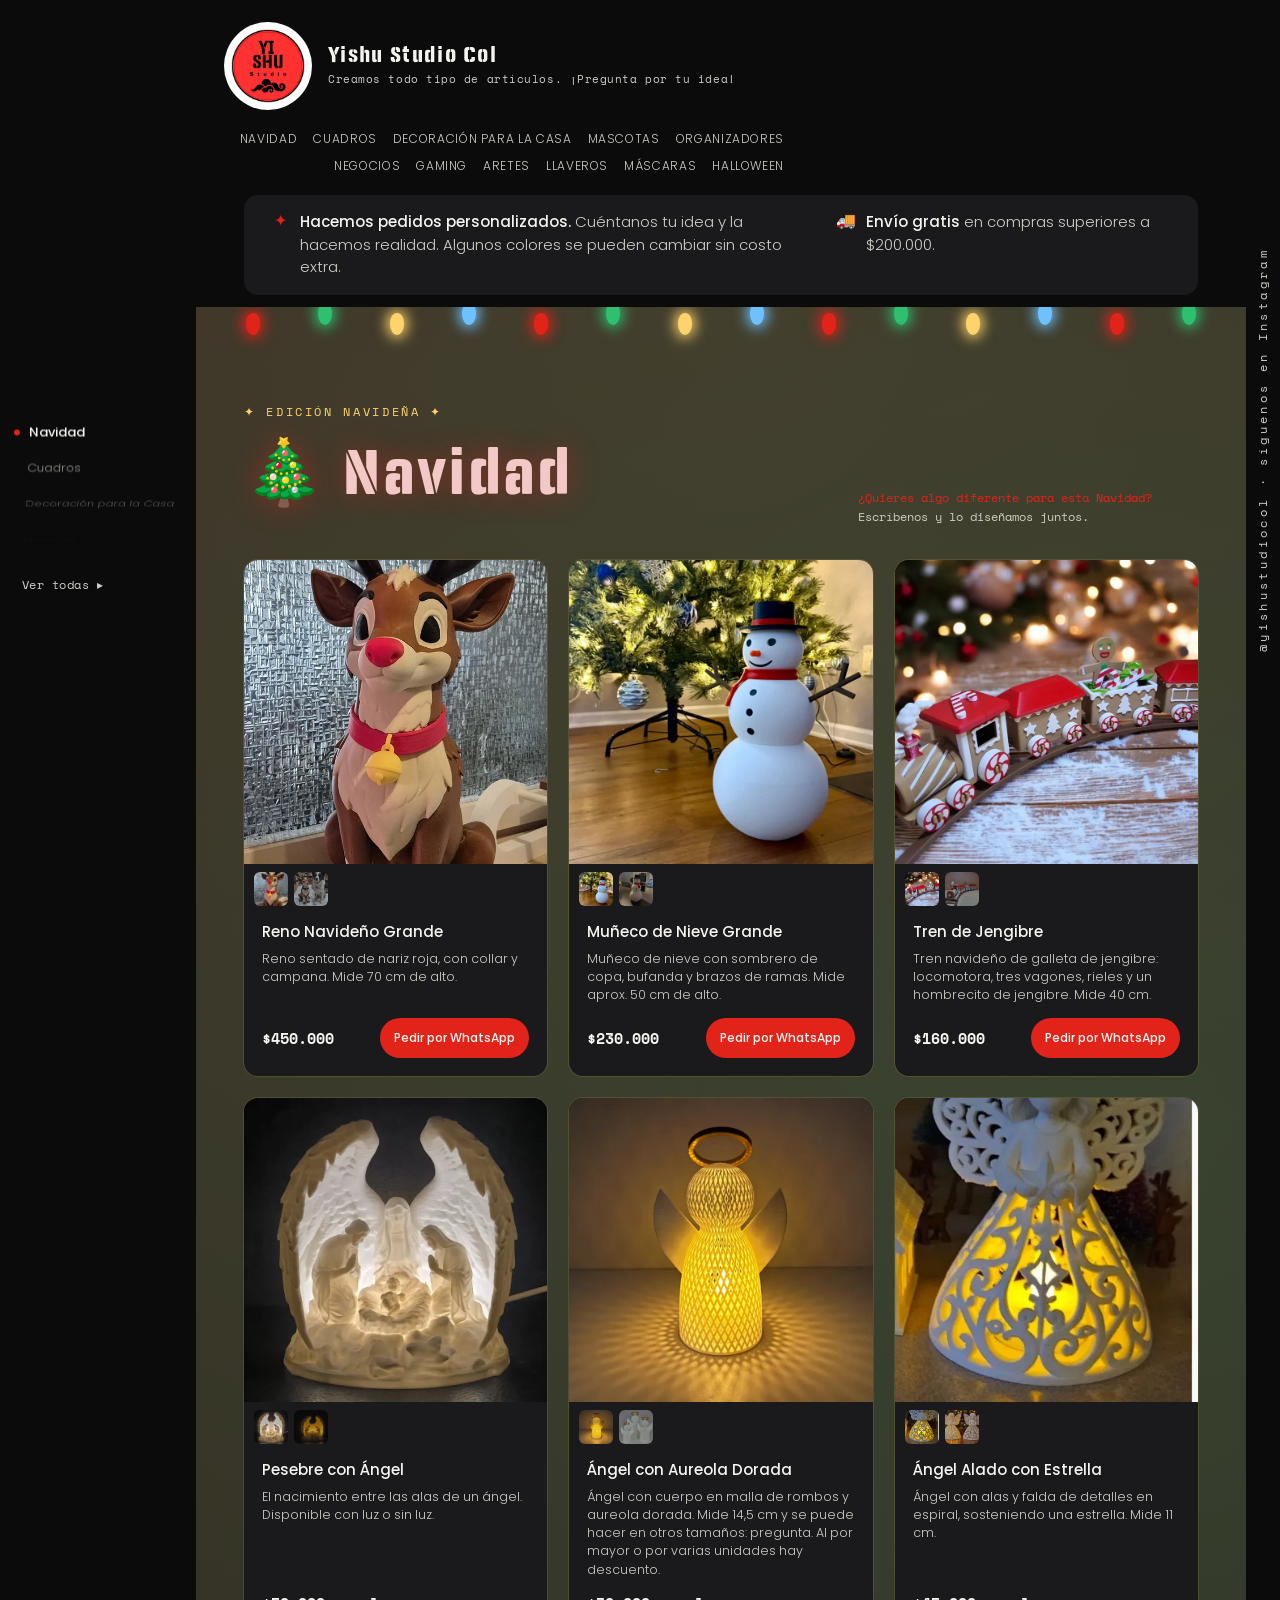
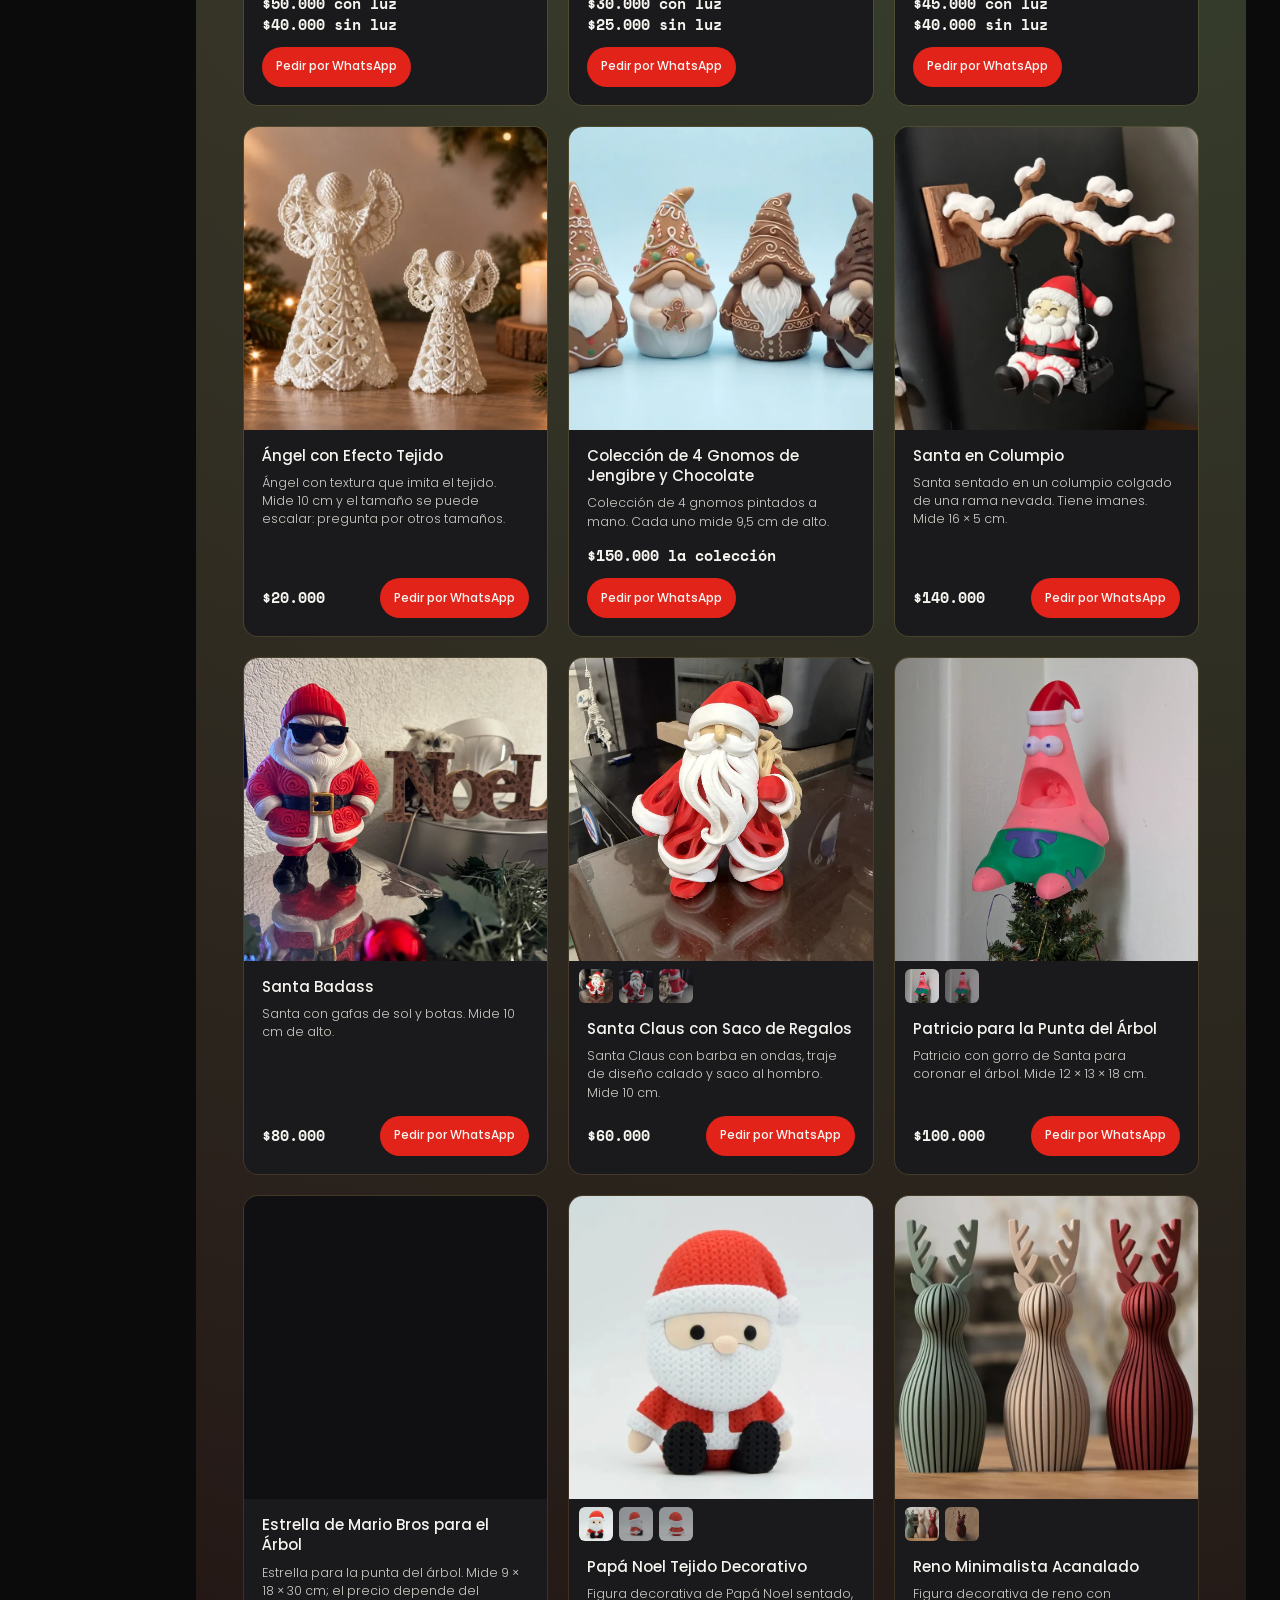
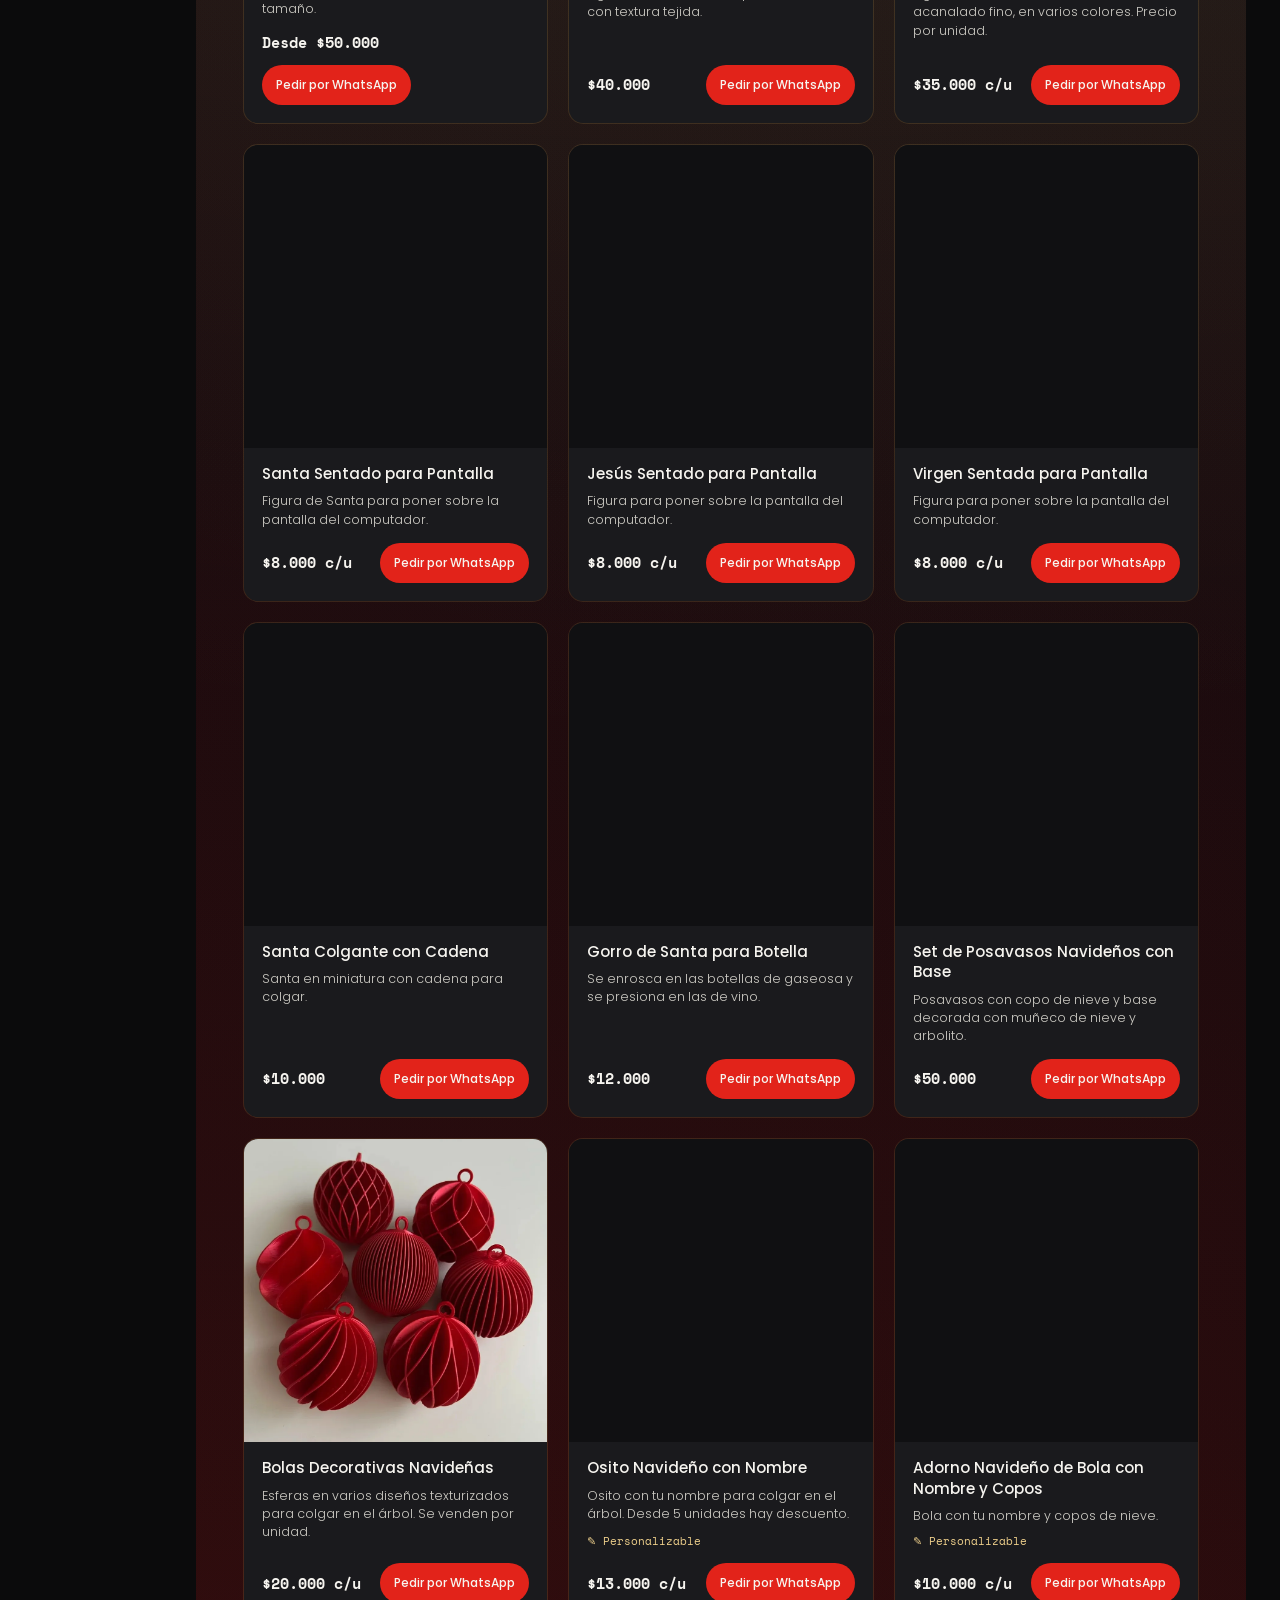
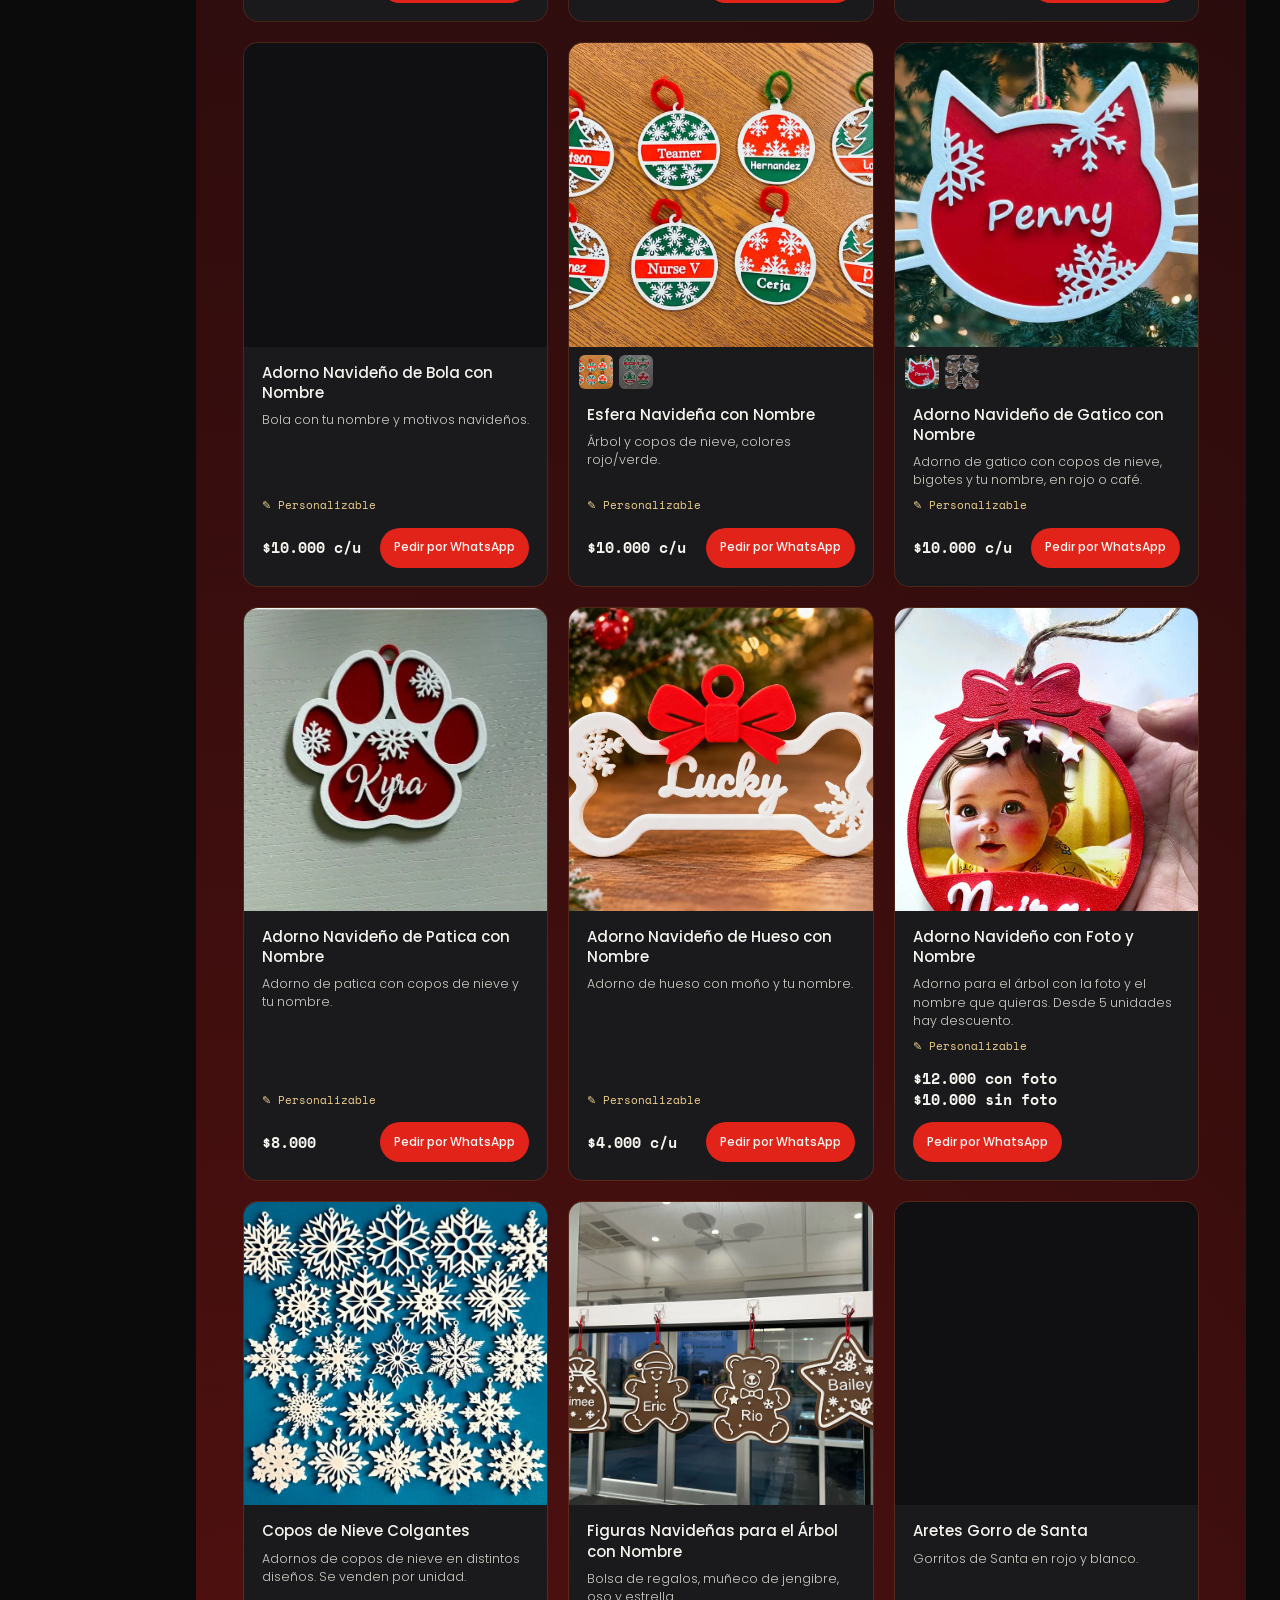
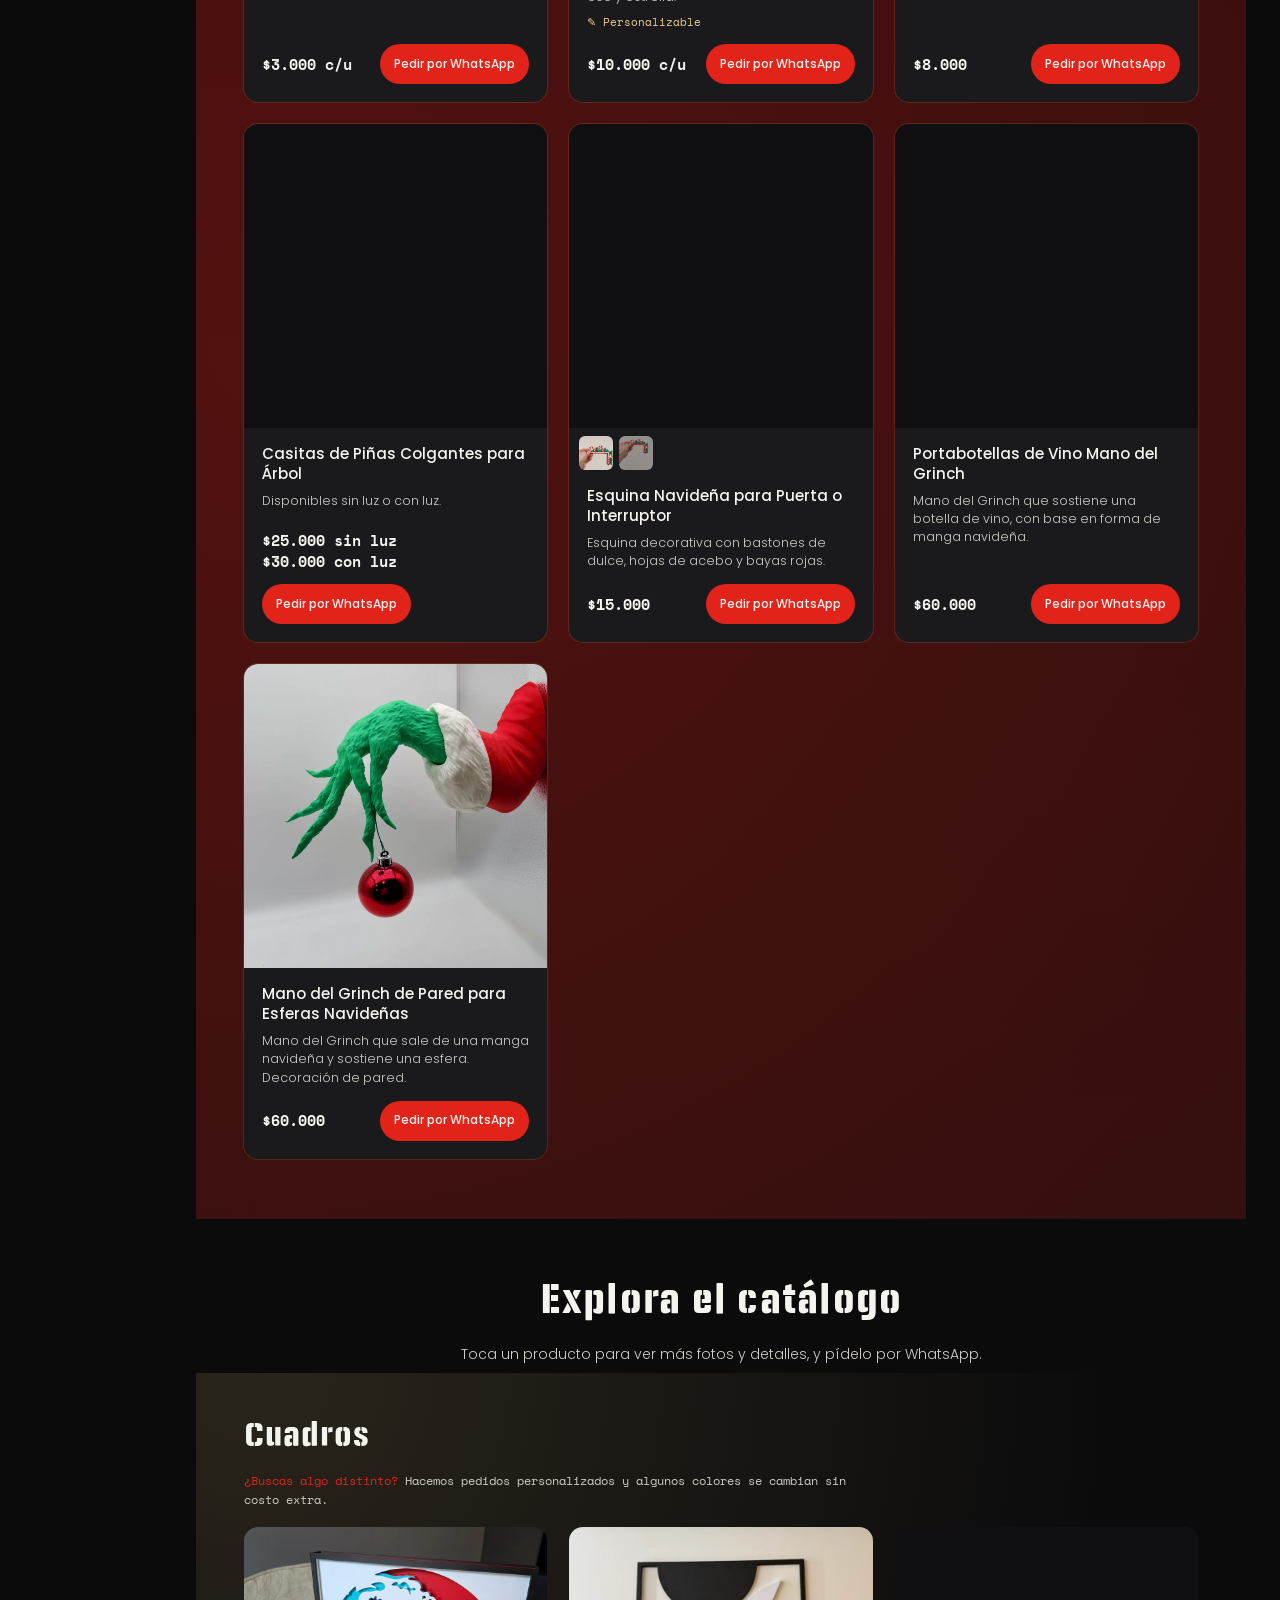
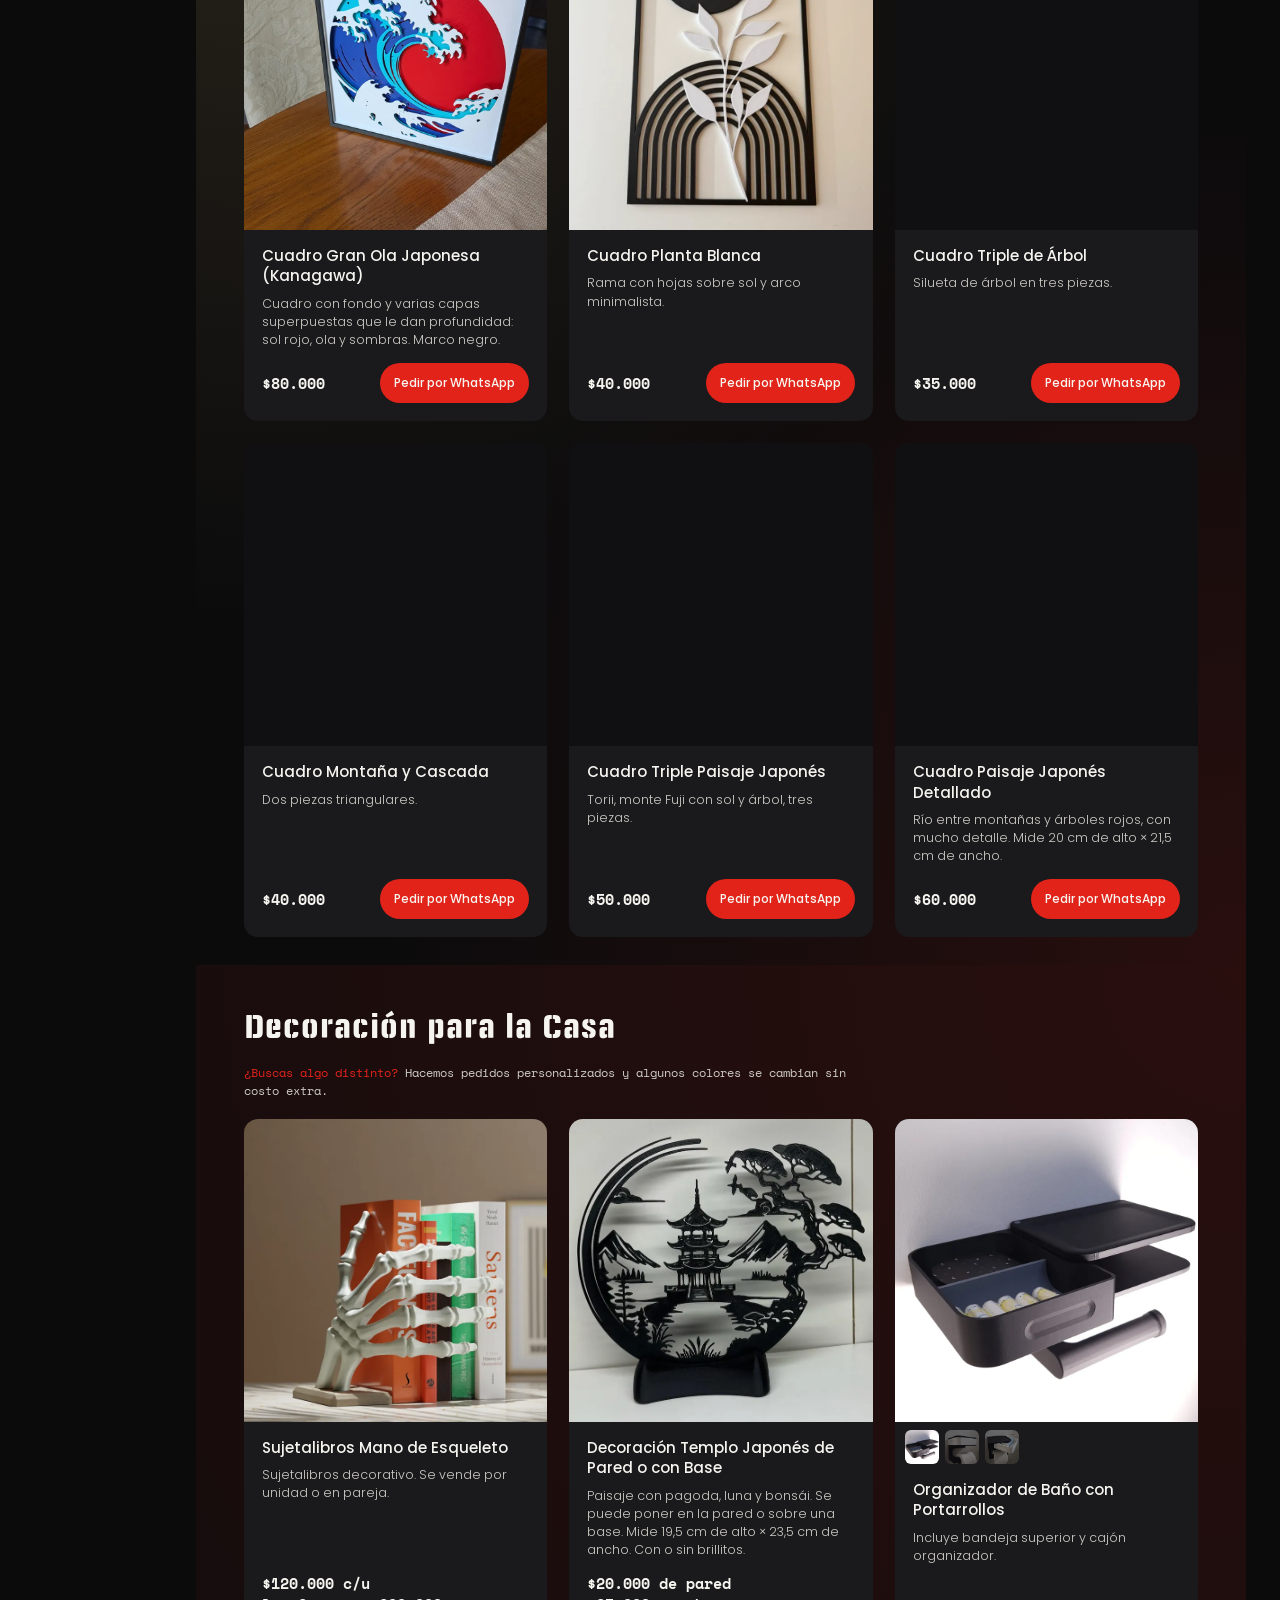
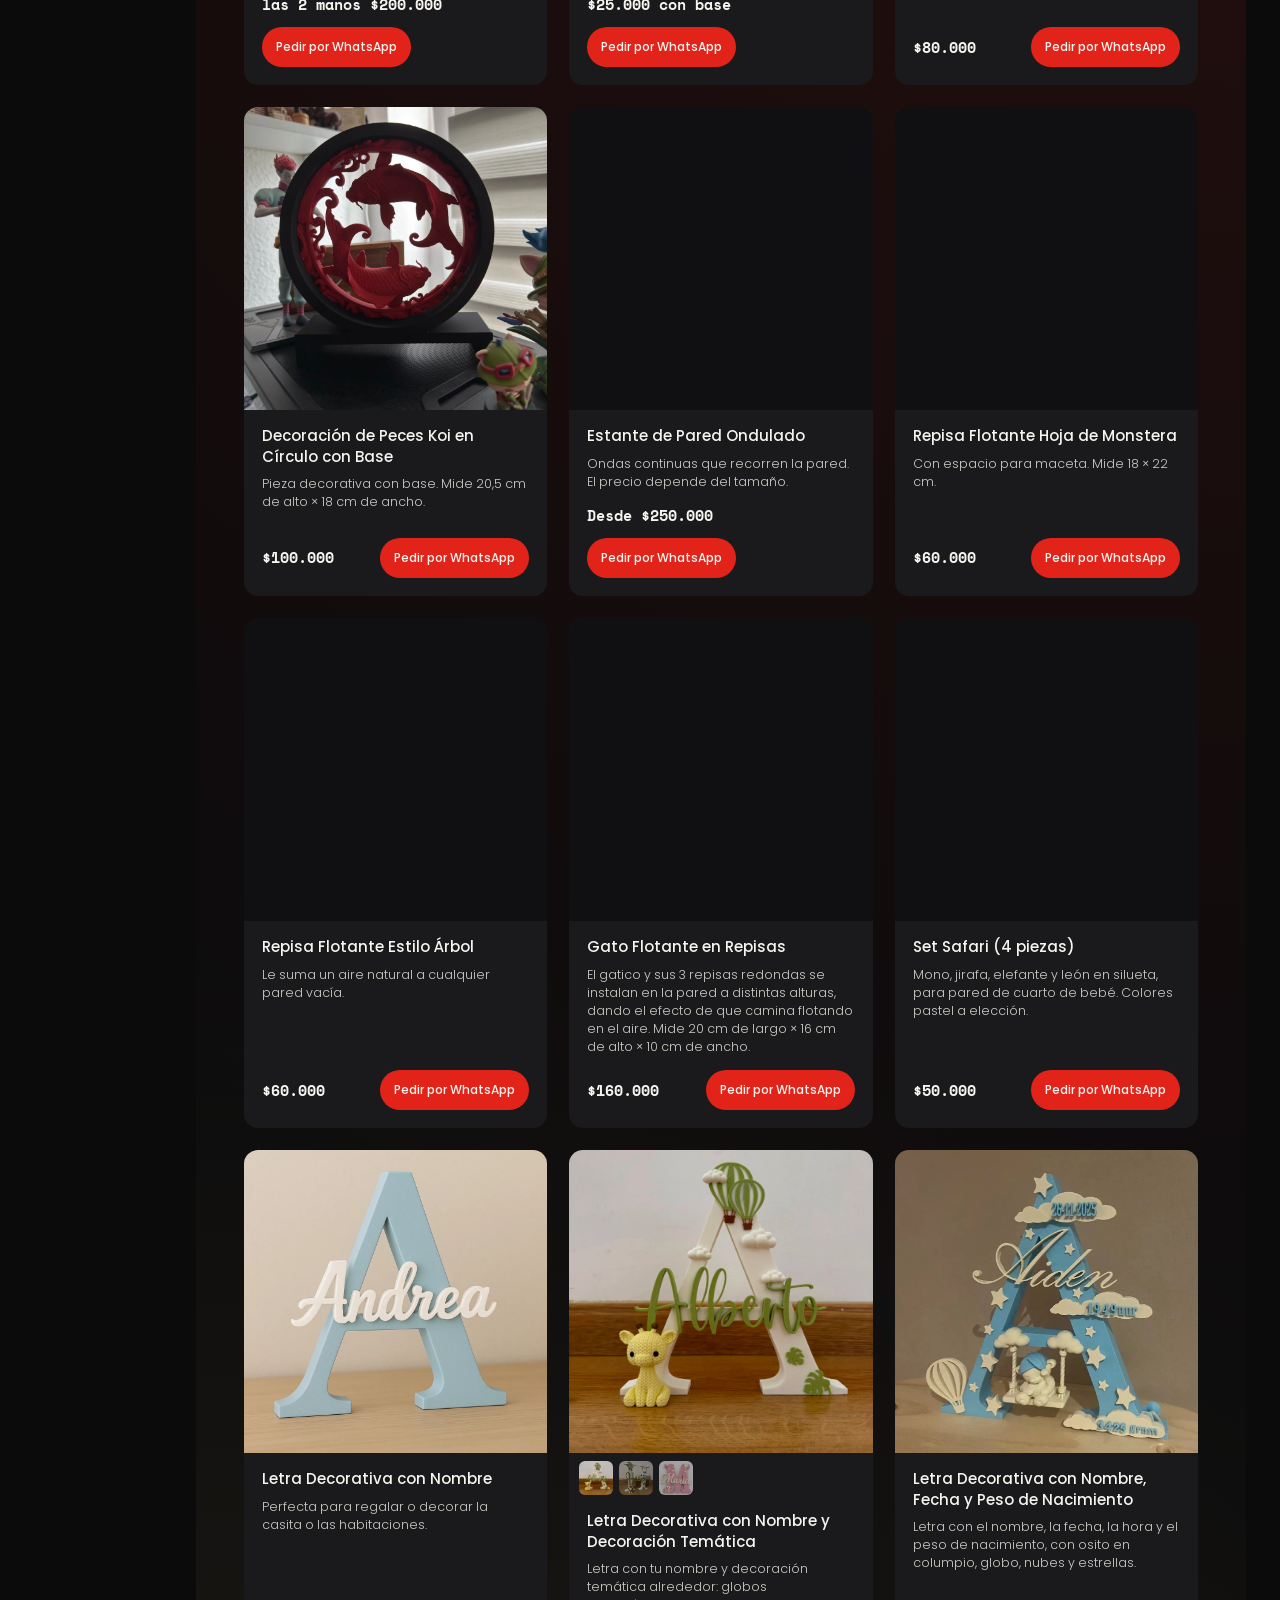
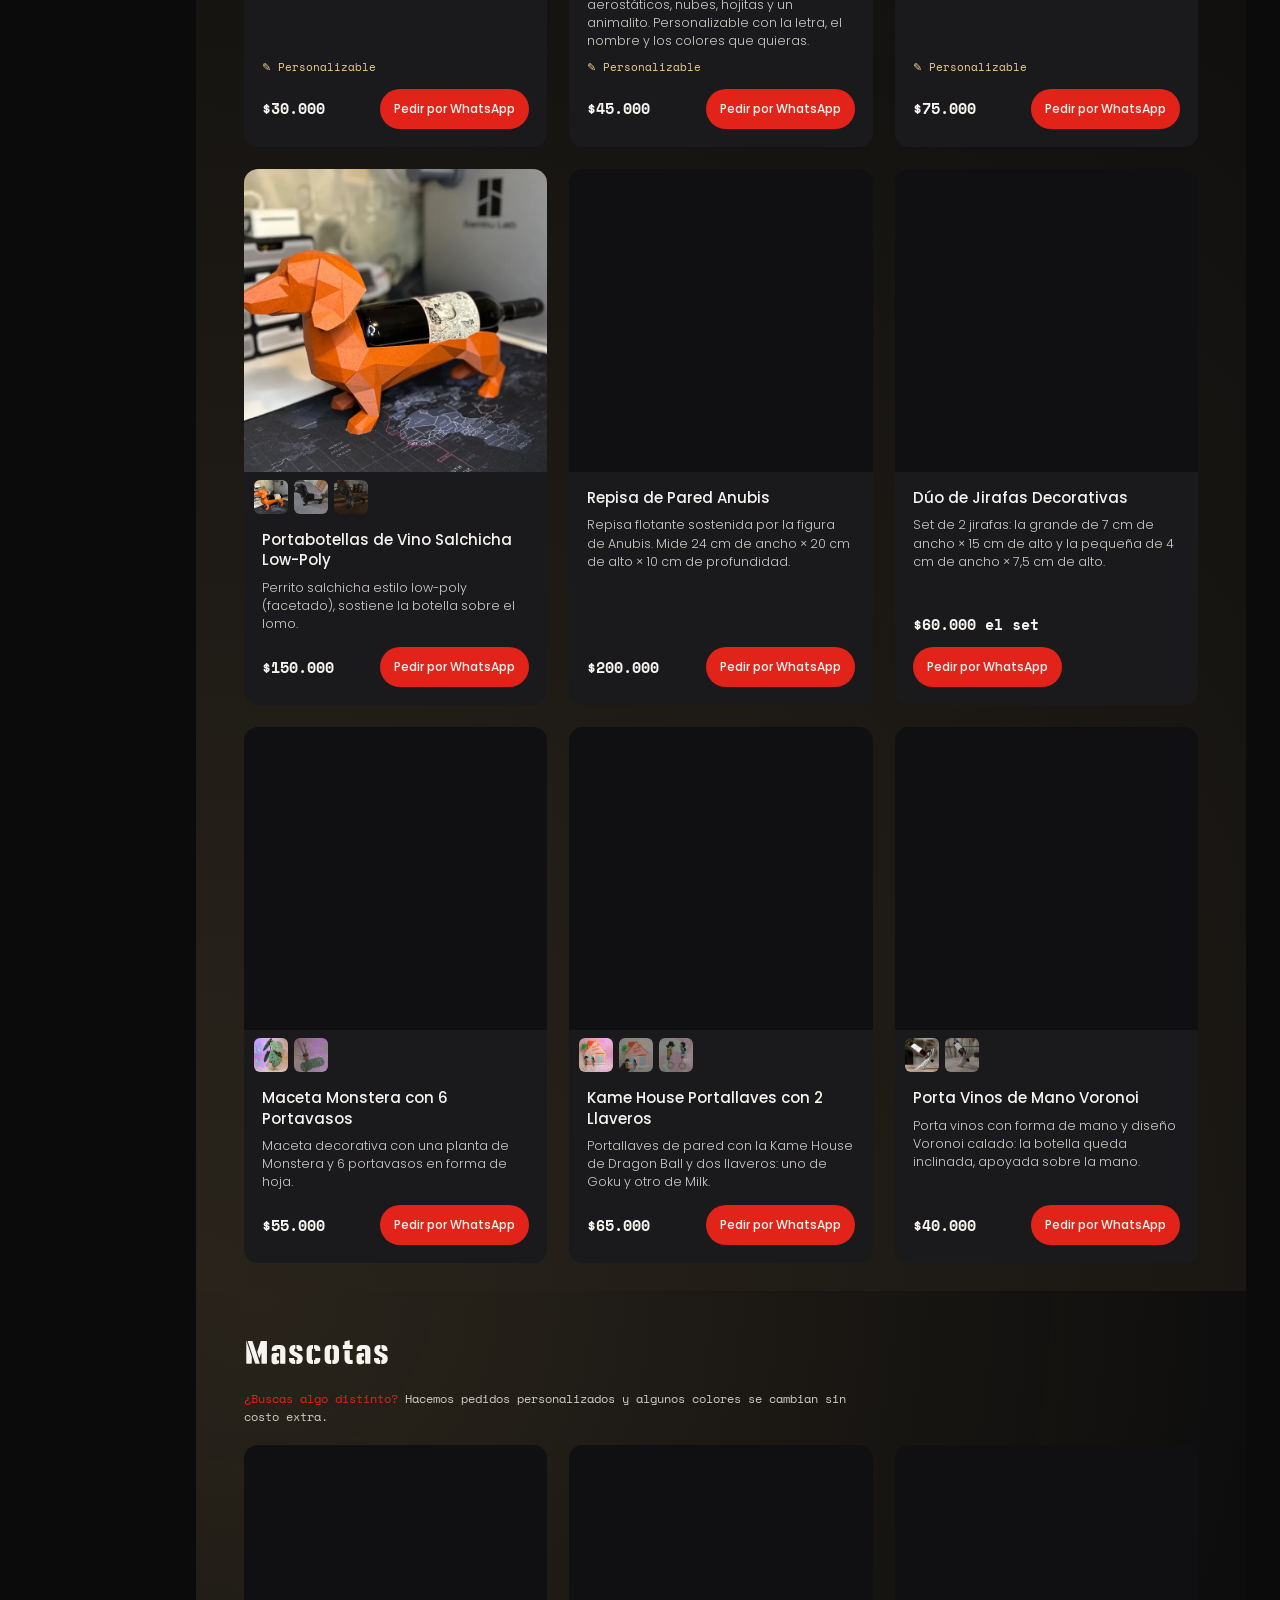
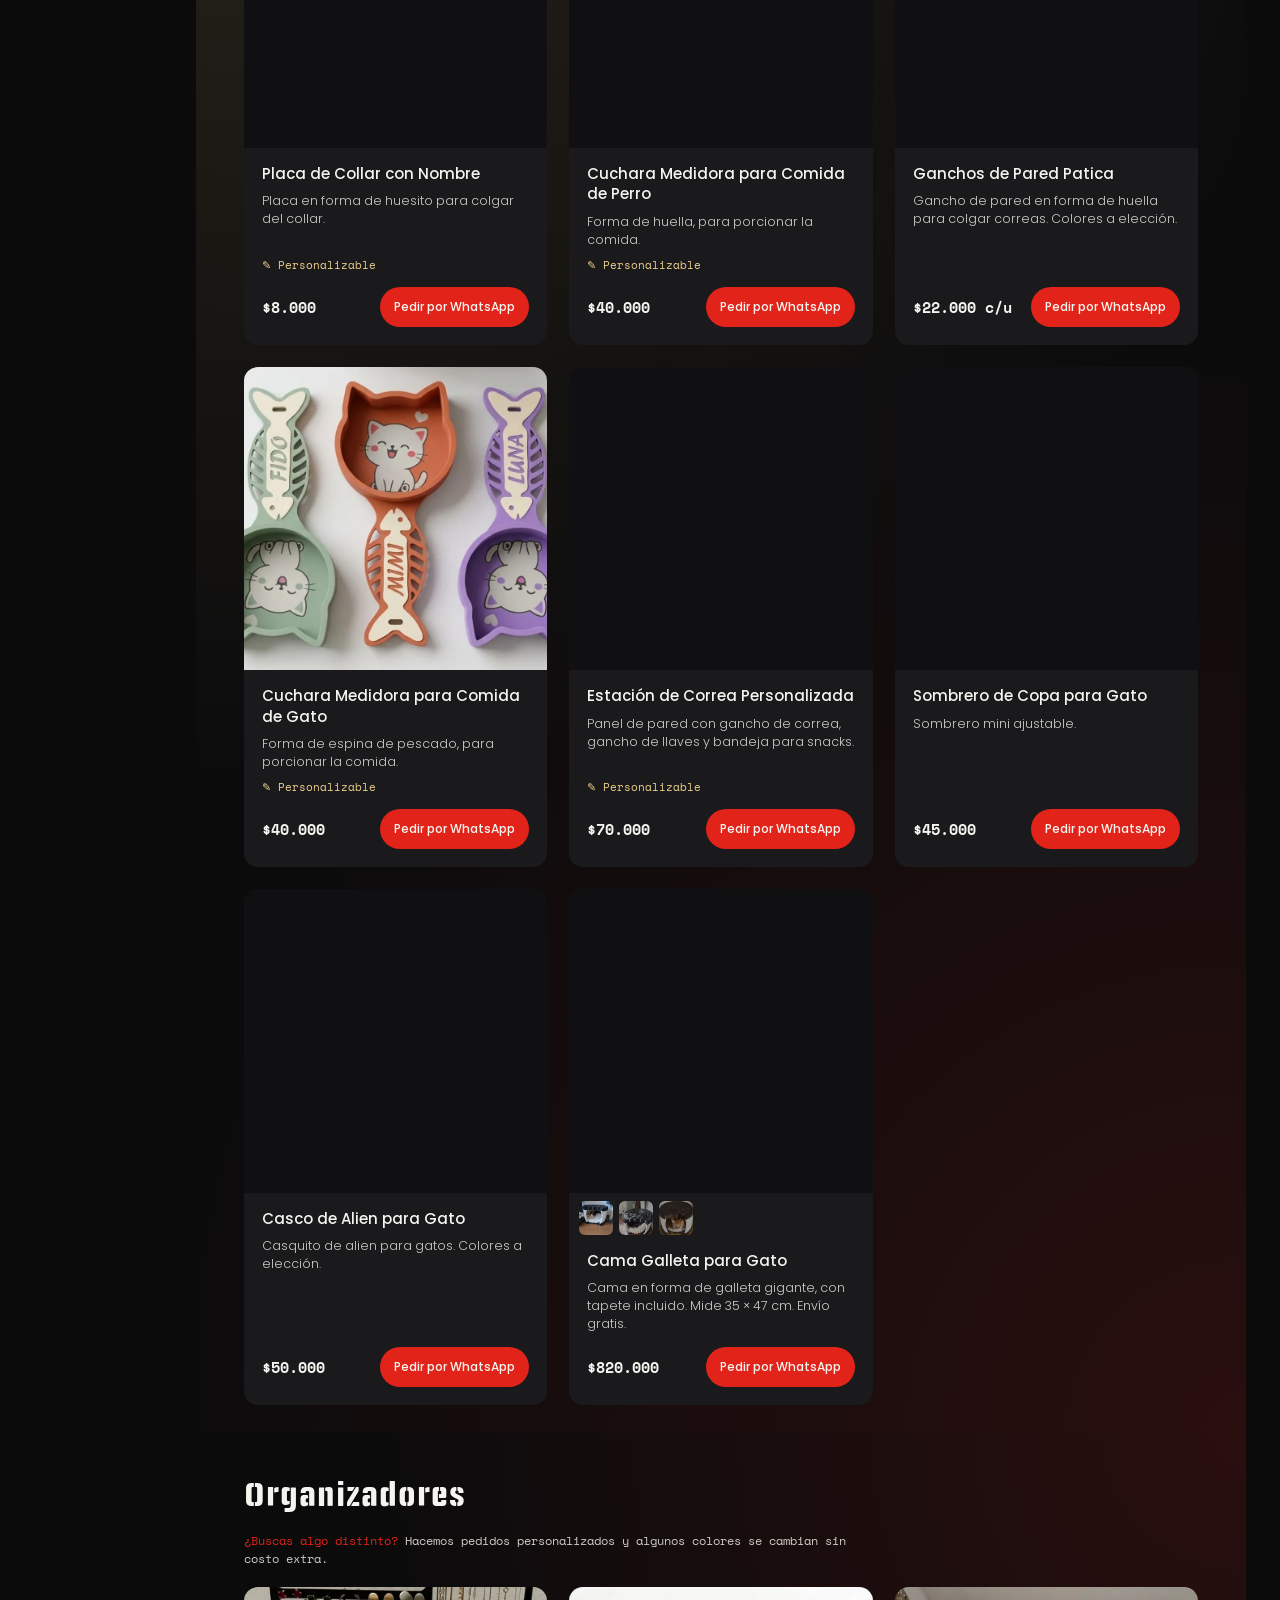
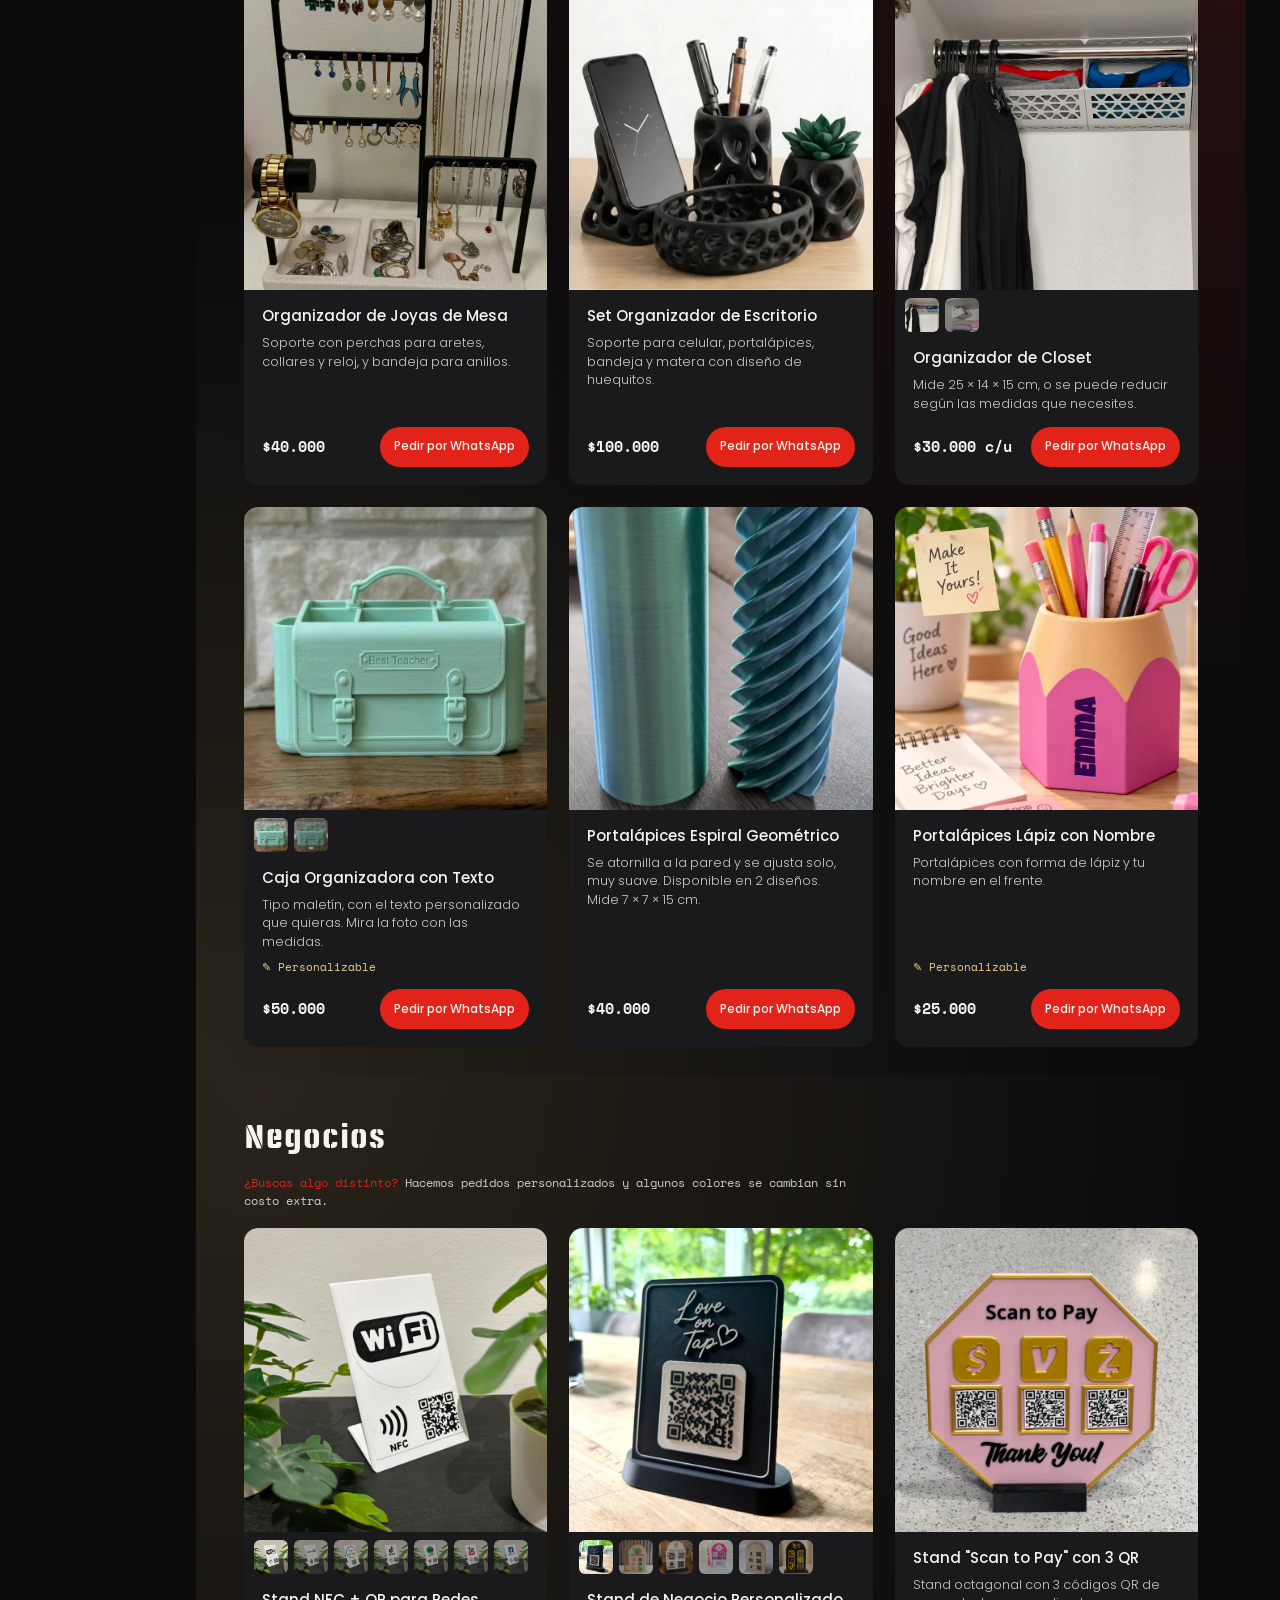
<file: index.html>
<!doctype html>
<html lang="es">
<head>
<meta charset="utf-8">
<meta name="viewport" content="width=device-width, initial-scale=1, viewport-fit=cover">
<title>Yishu Studio Col - Catálogo</title>
<meta name="description" content="Yishu Studio Col - artículos impresos en 3D. Decoración, regalos, accesorios y piezas personalizadas. Creamos todo tipo de artículos, ¡pregunta por tu idea!">
<meta name="theme-color" content="#0b0b0c">

<meta property="og:type" content="website">
<meta property="og:title" content="Yishu Studio Col - Catálogo">
<meta property="og:description" content="Artículos impresos en 3D: decoración, regalos, accesorios y piezas personalizadas. ¡Pregunta por tu idea!">
<meta property="og:image" content="https://chloe3d-hub.github.io/Catalogo/assets/logo/logo-mark-red.png">
<meta property="og:url" content="https://chloe3d-hub.github.io/Catalogo/">

<link rel="preconnect" href="https://fonts.googleapis.com">
<link rel="preconnect" href="https://fonts.gstatic.com" crossorigin>
<link href="https://fonts.googleapis.com/css2?family=Stardos+Stencil:wght@400;700&family=Space+Mono:wght@400;700&family=Poppins:wght@300;400;500;600&display=swap" rel="stylesheet">

<link rel="icon" href="assets/logo/logo-mark-red.png">
<link rel="stylesheet" href="css/styles.css">
</head>
<body>

<!-- Cinta vertical de Instagram, estilo revista (solo en pantallas anchas) -->
<div class="insta-rail">
  <div class="insta-rail__inner">
    <a href="https://www.instagram.com/yishustudiocol" target="_blank" rel="noopener">@yishustudiocol · síguenos en Instagram</a>
  </div>
</div>

<header class="site-header">
  <div class="brand">
    <img src="assets/logo/logo-mark-red.png" alt="Yishu Studio Col">
    <div>
      <div class="brand__name">Yishu Studio Col</div>
      <div class="brand__tag">Creamos todo tipo de artículos. ¡Pregunta por tu idea!</div>
    </div>
  </div>
  <nav class="site-nav" id="site-nav" aria-label="Categorías">
    <!-- Se genera dinámicamente con js/app.js: una entrada por cada categoría -->
  </nav>
</header>

<div class="notice wrap">
  <div class="info-strip">
    <p><span class="info-strip__icon">✦</span><span><strong>Hacemos pedidos personalizados.</strong> Cuéntanos tu idea y la hacemos realidad. Algunos colores se pueden cambiar sin costo extra.</span></p>
    <p><span class="info-strip__icon">🚚</span><span><strong>Envío gratis</strong> en compras superiores a $200.000.</span></p>
  </div>
</div>

<!-- ============================= NAVIDAD ============================= -->
<section id="navidad" class="season season--navidad">
  <div class="xmas-lights" aria-hidden="true">
    <span></span><span></span><span></span><span></span><span></span><span></span><span></span>
    <span></span><span></span><span></span><span></span><span></span><span></span><span></span>
  </div>
  <div class="snow" aria-hidden="true">
    <i>❄</i><i>❅</i><i>❆</i><i>❄</i><i>❅</i><i>❆</i><i>❄</i><i>❅</i><i>❆</i><i>❄</i><i>❅</i><i>❆</i>
  </div>
  <div class="wrap season__inner">
    <div class="season__head season__head--xmas">
      <div>
        <p class="season__kicker">✦ Edición navideña ✦</p>
        <h2 class="season__title">🎄 Navidad</h2>
      </div>
      <p class="season__note"><strong>¿Quieres algo diferente para esta Navidad?</strong> Escríbenos y lo diseñamos juntos.</p>
    </div>
    <div class="grid" id="grid-navidad"></div>
  </div>
</section>

<!-- ============================ CATÁLOGO ============================= -->
<main id="catalogo" class="catalog">
  <div class="catalog__intro wrap">
    <h2>Explora el catálogo</h2>
    <p>Toca un producto para ver más fotos y detalles, y pídelo por WhatsApp.</p>
  </div>

  <div class="wrap" id="catalog-sections">
    <!-- Las categorías se generan dinámicamente con js/app.js -->
  </div>
</main>

<!-- ============================ HALLOWEEN ============================ -->
<section id="halloween" class="season season--halloween season--fold">
  <div class="wrap">
    <details class="fold" id="halloween-fold">
      <summary class="fold__summary">
        <span class="fold__title">🎃 Halloween</span>
        <span class="fold__hint"><span class="fold__open-txt">Ver productos</span><span class="fold__close-txt">Ocultar</span></span>
      </summary>
      <div class="season__head">
        <p class="season__note"><strong>¿Se te ocurre otra idea de temporada?</strong> Escríbenos, la creamos para ti.</p>
      </div>
      <div class="grid" id="grid-halloween"></div>
    </details>
  </div>
</section>

<div class="notice wrap">
  <div class="cta-banner">
    <p><strong>¿No encontraste lo que buscabas?</strong> Aceptamos pedidos personalizados y todo tipo de ideas. Cuéntanos qué imaginas y lo creamos.</p>
    <a class="btn-wa btn-wa--lg" data-wa="¡Hola! Quisiera hacer un pedido personalizado." target="_blank" rel="noopener">Escríbenos por WhatsApp</a>
  </div>
</div>

<footer class="site-footer wrap">
  <img src="assets/logo/logo-mark-red.png" alt="Yishu Studio Col">
  <p class="site-footer__name">Yishu Studio Col</p>
  <p>Creamos todo tipo de artículos. ¡Pregunta por tu idea!</p>
  <p>Envío gratis en compras superiores a $200.000.</p>
  <div class="handle">
    <a href="https://www.instagram.com/yishustudiocol" target="_blank" rel="noopener">@yishustudiocol</a>
  </div>
</footer>

<script src="data/products.js"></script>
<script src="js/app.js"></script>
</body>
</html>
</file>
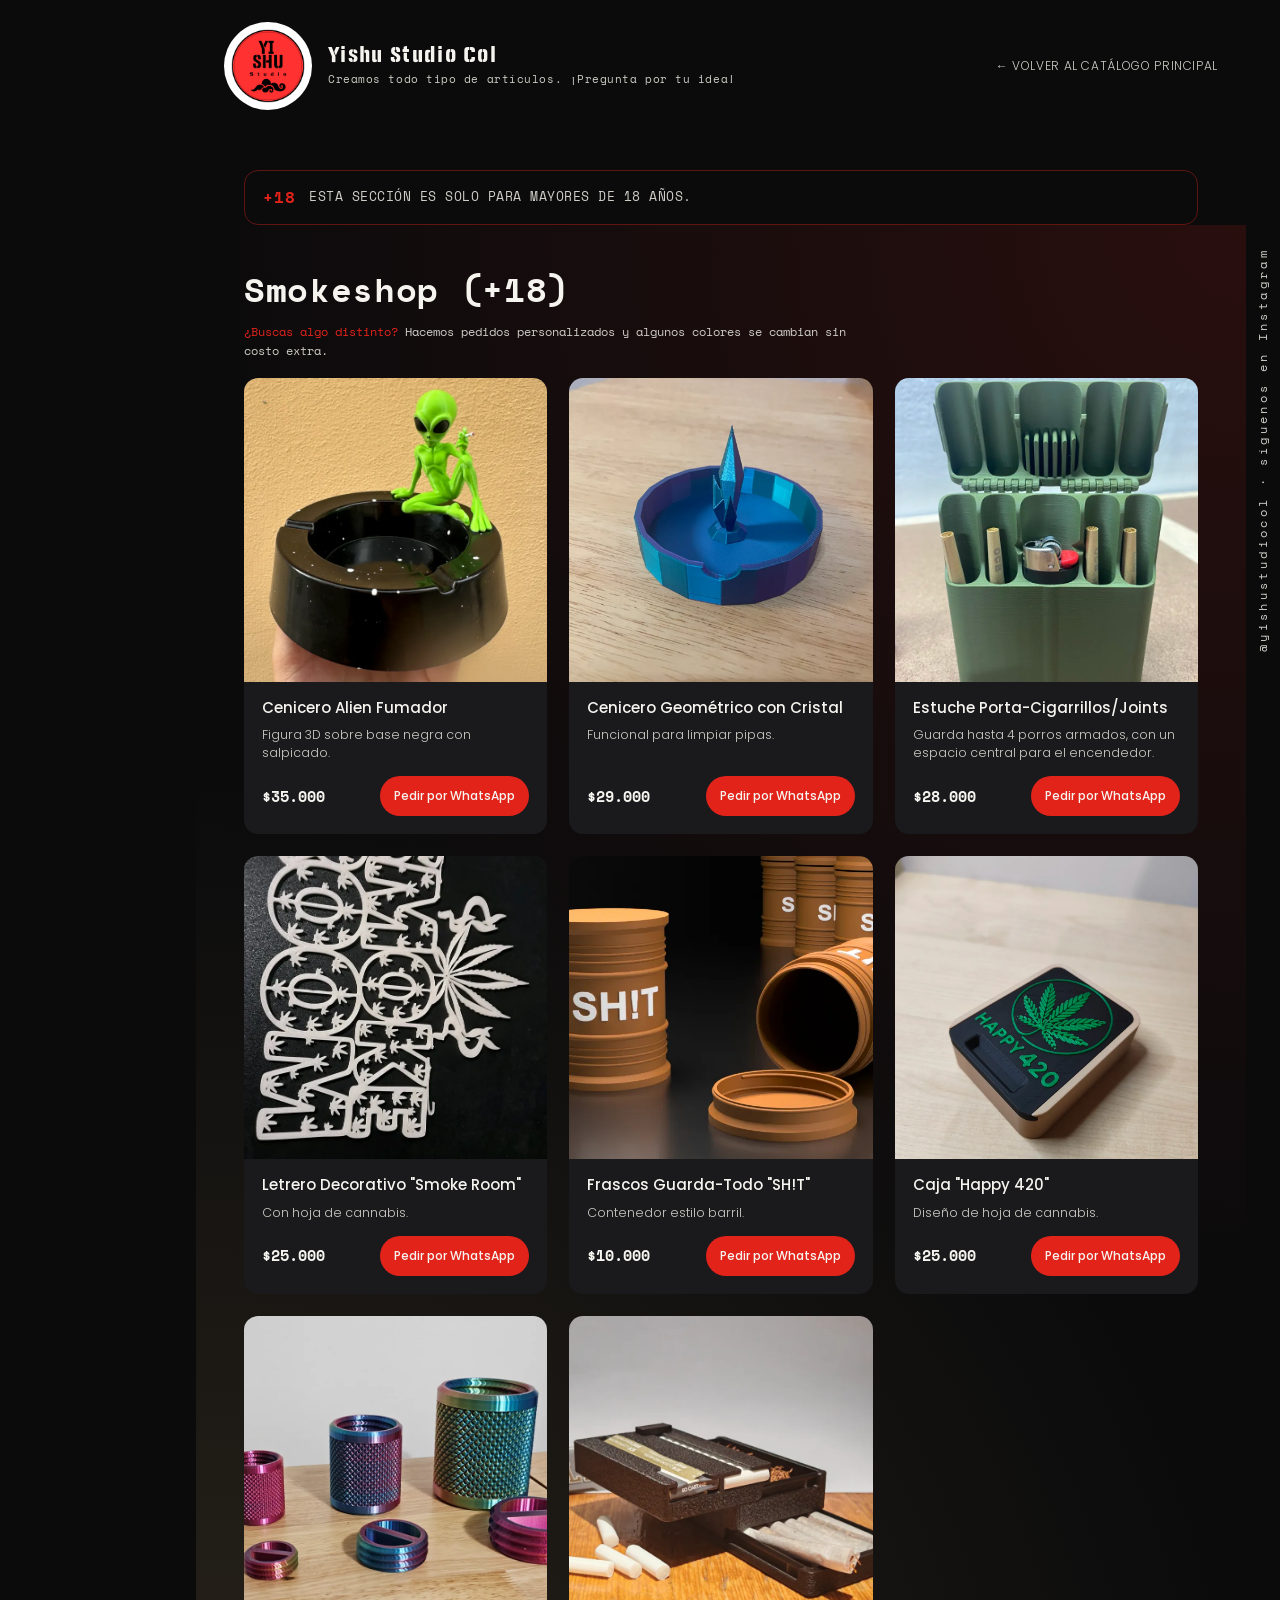
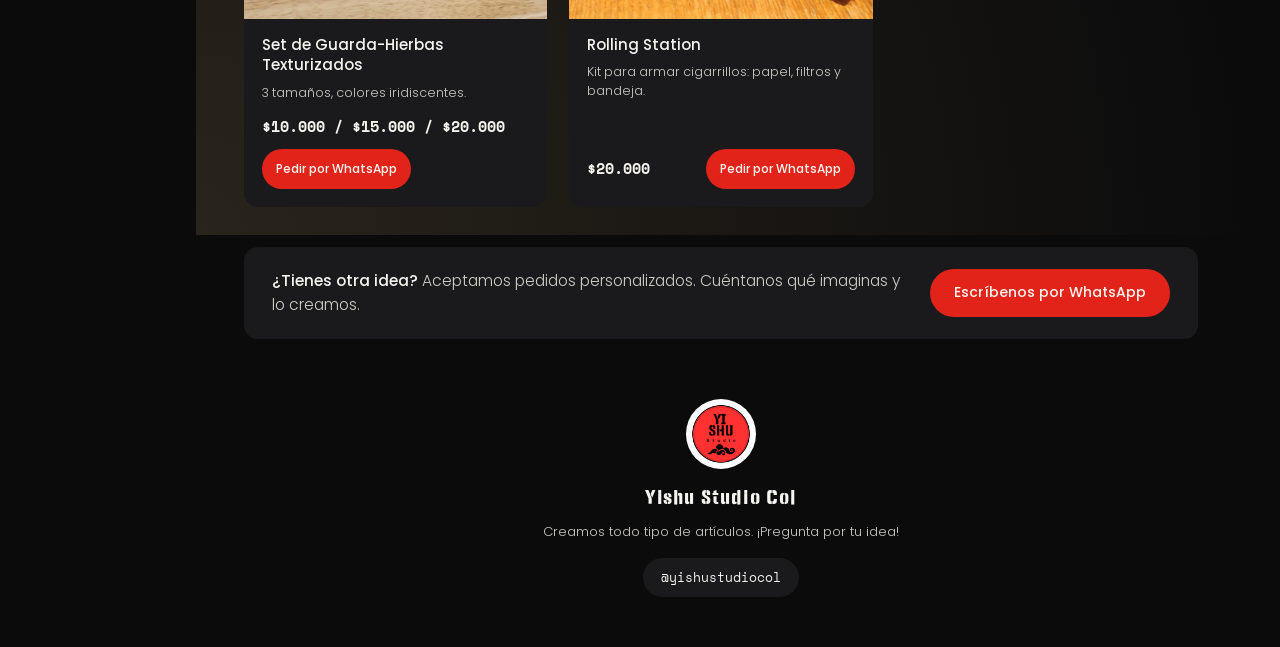
<file: smokeshop.html>
<!doctype html>
<html lang="es">
<head>
<meta charset="utf-8">
<meta name="viewport" content="width=device-width, initial-scale=1, viewport-fit=cover">
<title>Yishu Studio Col - Smokeshop (+18)</title>
<meta name="description" content="Yishu Studio Col - catálogo Smokeshop, solo para mayores de 18 años.">
<meta name="theme-color" content="#0b0b0c">
<meta name="robots" content="noindex">

<link rel="preconnect" href="https://fonts.googleapis.com">
<link rel="preconnect" href="https://fonts.gstatic.com" crossorigin>
<link href="https://fonts.googleapis.com/css2?family=Stardos+Stencil:wght@400;700&family=Space+Mono:wght@400;700&family=Poppins:wght@300;400;500;600&display=swap" rel="stylesheet">

<link rel="icon" href="assets/logo/logo-mark-red.png">
<link rel="stylesheet" href="css/styles.css">
</head>
<body>

<!-- Cinta vertical de Instagram, estilo revista (solo en pantallas anchas) -->
<div class="insta-rail">
  <div class="insta-rail__inner">
    <a href="https://www.instagram.com/yishustudiocol" target="_blank" rel="noopener">@yishustudiocol · síguenos en Instagram</a>
  </div>
</div>

<header class="site-header">
  <div class="brand">
    <img src="assets/logo/logo-mark-red.png" alt="Yishu Studio Col">
    <div>
      <div class="brand__name">Yishu Studio Col</div>
      <div class="brand__tag">Creamos todo tipo de artículos. ¡Pregunta por tu idea!</div>
    </div>
  </div>
  <nav class="site-nav">
    <a href="index.html">← Volver al catálogo principal</a>
  </nav>
</header>

<main class="catalog">
  <div class="wrap" id="smokeshop-catalog">
    <!-- El aviso +18 y los productos se generan con js/app.js -->
  </div>
</main>

<div class="notice wrap">
  <div class="cta-banner">
    <p><strong>¿Tienes otra idea?</strong> Aceptamos pedidos personalizados. Cuéntanos qué imaginas y lo creamos.</p>
    <a class="btn-wa btn-wa--lg" data-wa="¡Hola! Quisiera hacer un pedido personalizado." target="_blank" rel="noopener">Escríbenos por WhatsApp</a>
  </div>
</div>

<footer class="site-footer wrap">
  <img src="assets/logo/logo-mark-red.png" alt="Yishu Studio Col">
  <p class="site-footer__name">Yishu Studio Col</p>
  <p>Creamos todo tipo de artículos. ¡Pregunta por tu idea!</p>
  <div class="handle">
    <a href="https://www.instagram.com/yishustudiocol" target="_blank" rel="noopener">@yishustudiocol</a>
  </div>
</footer>

<script src="data/products.js"></script>
<script src="js/app.js"></script>
</body>
</html>
</file>
<file: css/styles.css>
/* ==========================================================================
   Yishu Studio Col — hoja de estilos
   Paleta de marca: negro / blanco / rojo, con toques de temporada en
   Halloween y Navidad. Sin líneas divisorias de color bajo títulos.
   ========================================================================== */

@font-face {
  font-family: "Panfleta Stencil";
  src: url("../assets/fonts/PanfletaStencil-ExtraBold.ttf") format("truetype");
  font-weight: 100 900;
  font-style: normal;
  font-display: swap;
}

:root {
  --black: #0b0b0c;
  --black-soft: #141416;
  --panel: #1a1a1d;
  --white: #f6f4ef;
  --white-dim: #cfcdc6;
  --red: #e2231a;
  --red-dark: #a5170f;
  --gold: #c9a86a;

  --halloween-accent: #ff7a1a;
  --halloween-deep: #241033;
  --navidad-accent: #2e8b57;
  --navidad-deep: #241014;

  --font-display: "Panfleta Stencil", "Stardos Stencil", "Arial Black", sans-serif;
  --font-mono: "Space Mono", "Courier New", monospace;
  --font-body: "Poppins", "Segoe UI", Arial, sans-serif;

  --radius: 14px;
  --gutter: clamp(16px, 4vw, 48px);
  --max-width: 1180px;
}

* { box-sizing: border-box; }

html { scroll-behavior: smooth; }

body {
  margin: 0;
  background: var(--black);
  color: var(--white);
  font-family: var(--font-body);
  font-weight: 300;
  line-height: 1.55;
  -webkit-font-smoothing: antialiased;
}

img { max-width: 100%; display: block; }

a { color: inherit; text-decoration: none; }

h1, h2, h3, h4 {
  font-family: var(--font-display);
  font-weight: 400;
  letter-spacing: 0.03em;
  margin: 0;
}

p { margin: 0; }

.wrap {
  max-width: var(--max-width);
  margin: 0 auto;
  padding-left: var(--gutter);
  padding-right: var(--gutter);
}

/* -------------------------------------------------------------------- */
/* Cinta vertical de Instagram, estilo revista                           */
/* -------------------------------------------------------------------- */

.insta-rail {
  position: fixed;
  top: 0;
  right: 0;
  height: 100vh;
  width: 34px;
  display: flex;
  align-items: center;
  justify-content: center;
  z-index: 500;
  pointer-events: none;
}

.insta-rail__inner {
  writing-mode: vertical-rl;
  transform: rotate(180deg);
  font-family: var(--font-mono);
  font-size: 12px;
  letter-spacing: 0.28em;
  color: var(--white-dim);
  white-space: nowrap;
  pointer-events: auto;
}

.insta-rail__inner a {
  pointer-events: auto;
}

.insta-rail__inner a:hover { color: var(--red); }

@media (max-width: 640px) {
  .insta-rail { display: none; }
}

/* -------------------------------------------------------------------- */
/* Encabezado: marca arriba y, en celular, categorías en una fila que    */
/* se desliza con el dedo                                                */
/* -------------------------------------------------------------------- */

.site-header {
  padding: 14px 0 8px;
  display: flex;
  flex-direction: column;
  gap: 12px;
}

.brand {
  display: flex;
  align-items: center;
  gap: 12px;
  padding: 0 var(--gutter);
  min-width: 0;
}

.brand img { width: 56px; height: 56px; border-radius: 50%; flex: none; }

.brand__name {
  font-family: var(--font-display);
  font-size: 19px;
  letter-spacing: 0.06em;
  line-height: 1.15;
}

.brand__tag {
  font-family: var(--font-mono);
  font-size: 10.5px;
  color: var(--white-dim);
  letter-spacing: 0.03em;
  line-height: 1.45;
  margin-top: 3px;
}

.site-nav {
  display: flex;
  gap: 8px;
  overflow-x: auto;
  padding: 2px var(--gutter) 6px;
  scrollbar-width: none;
  -webkit-overflow-scrolling: touch;
}

.site-nav::-webkit-scrollbar { display: none; }

.site-nav a {
  flex: none;
  padding: 9px 15px;
  border-radius: 999px;
  background: var(--panel);
  color: var(--white-dim);
  font-size: 13px;
  white-space: nowrap;
  transition: background .2s ease, color .2s ease;
}

.site-nav a:active { background: rgba(255,255,255,0.12); color: var(--white); }

@media (min-width: 641px) {
  .site-header {
    flex-direction: row;
    align-items: center;
    justify-content: space-between;
    flex-wrap: wrap;
    gap: 20px;
    padding: 22px clamp(14px, 3vw, 28px) 18px;
  }
  .brand { padding: 0; gap: 16px; }
  .brand img { width: 88px; height: 88px; }
  .brand__name { font-size: 22px; }
  .brand__tag { font-size: 11px; letter-spacing: 0.05em; }

  .site-nav {
    flex-wrap: wrap;
    justify-content: flex-end;
    overflow: visible;
    row-gap: 8px;
    column-gap: 16px;
    padding: 0;
    max-width: 560px;
    letter-spacing: 0.04em;
    text-transform: uppercase;
  }
  .site-nav a { padding: 0; background: none; border-radius: 0; font-size: 12px; }
  .site-nav a:hover { background: none; color: var(--red); }
}

/* -------------------------------------------------------------------- */
/* Avisos: pedidos personalizados + envío gratis (arriba) y llamado a    */
/* escribir por WhatsApp (abajo)                                         */
/* -------------------------------------------------------------------- */

.notice { padding-top: 2px; padding-bottom: 12px; }

.info-strip {
  display: grid;
  gap: 10px;
  padding: 14px 16px;
  background: var(--panel);
  border-radius: var(--radius);
}

.info-strip p {
  display: flex;
  gap: 10px;
  align-items: flex-start;
  font-size: 13.5px;
  line-height: 1.5;
  color: var(--white-dim);
}

.info-strip__icon {
  flex: none;
  width: 20px;
  text-align: center;
  color: var(--red);
  font-family: var(--font-display);
  font-size: 16px;
  line-height: 1.4;
}

.info-strip strong { color: var(--white); font-weight: 500; }

.cta-banner {
  display: flex;
  flex-direction: column;
  align-items: flex-start;
  gap: 14px;
  padding: 18px;
  background: var(--panel);
  border-radius: var(--radius);
}

.cta-banner p { font-size: 14px; line-height: 1.55; color: var(--white-dim); }
.cta-banner strong { color: var(--white); font-weight: 500; }

@media (min-width: 900px) {
  .info-strip { grid-template-columns: 1.6fr 1fr; gap: 28px; padding: 16px 26px; }
  .info-strip p { font-size: 15px; }
}

@media (min-width: 641px) {
  .cta-banner { flex-direction: row; align-items: center; justify-content: space-between; gap: 24px; padding: 22px 28px; }
  .cta-banner p { font-size: 15.5px; }
}

/* -------------------------------------------------------------------- */
/* Hero de temporada (Halloween / Navidad)                               */
/* -------------------------------------------------------------------- */

.season {
  position: relative;
  padding: 56px var(--gutter) 40px;
  overflow: hidden;
}

.season--halloween {
  background:
    radial-gradient(circle at 15% 20%, rgba(255,122,26,0.18), transparent 45%),
    radial-gradient(circle at 85% 80%, rgba(122,35,168,0.22), transparent 50%),
    linear-gradient(180deg, var(--halloween-deep), var(--black) 70%);
}

.season--navidad {
  background:
    radial-gradient(circle at 88% 12%, rgba(46,139,87,0.30), transparent 42%),
    radial-gradient(circle at 8% 88%, rgba(226,35,26,0.32), transparent 48%),
    radial-gradient(circle at 50% 0%, rgba(255,215,120,0.14), transparent 50%),
    linear-gradient(180deg, #2a1015, #12080a 75%, var(--black));
  padding-top: 84px;
}

/* El contenido ya tiene el margen de la sección: no se suma otro */
.season__inner.wrap,
.season--fold > .wrap {
  padding-left: 0;
  padding-right: 0;
  max-width: calc(var(--max-width) - var(--gutter) * 2);
}

.season__head {
  display: flex;
  align-items: baseline;
  justify-content: space-between;
  flex-wrap: wrap;
  gap: 10px 24px;
  margin-bottom: 22px;
}

.season__title { font-size: clamp(30px, 4vw, 46px); }

.season--halloween .season__title { color: #ffb877; }
.season--navidad .season__title { color: #f2c9c6; }

.season__note {
  font-family: var(--font-mono);
  font-size: 12px;
  line-height: 1.6;
  color: var(--white-dim);
  max-width: 340px;
}

.season__note strong { color: var(--red); font-weight: 400; }

@media (min-width: 641px) {
  .season { padding: 70px var(--gutter) 60px; }
  .season--navidad { padding-top: 96px; }
  .season__head { margin-bottom: 34px; }
}

/* -------------------------------------------------------------------- */
/* Catálogo general                                                       */
/* Las franjas de color de cada categoría ocupan todo el ancho; el       */
/* contenido queda centrado con el mismo margen que el resto.            */
/* -------------------------------------------------------------------- */

.catalog { padding: 16px 0 10px; }

.catalog__intro {
  text-align: center;
  padding: 34px var(--gutter) 8px;
}

.catalog__intro h2 {
  font-size: clamp(28px, 4vw, 42px);
  color: var(--white);
}

.catalog__intro p {
  margin-top: 10px;
  color: var(--white-dim);
  font-size: 14px;
}

#catalog-sections,
#smokeshop-catalog { max-width: none; padding-left: 0; padding-right: 0; }

.category {
  position: relative;
  padding: 38px var(--gutter) 28px;
  background:
    radial-gradient(circle at 6% 0%, rgba(201,168,106,0.16), transparent 55%),
    radial-gradient(circle at 100% 100%, rgba(226,35,26,0.14), transparent 55%);
}

.category:nth-child(even) {
  background:
    radial-gradient(circle at 100% 0%, rgba(226,35,26,0.14), transparent 55%),
    radial-gradient(circle at 0% 100%, rgba(201,168,106,0.16), transparent 55%);
}

.category > * {
  max-width: calc(var(--max-width) - var(--gutter) * 2);
  margin-left: auto;
  margin-right: auto;
}

.category__head { margin-bottom: 18px; }

.category__title {
  font-size: clamp(26px, 3.4vw, 34px);
  color: var(--white);
}

/* La fuente de marca tiene los números dañados — este título lleva "+18" */
.category__title--plain {
  font-family: var(--font-mono);
  font-weight: 700;
  letter-spacing: 0.02em;
}

.category__cta {
  margin-top: 8px;
  max-width: 640px;
  font-family: var(--font-mono);
  font-size: 11.5px;
  line-height: 1.6;
  color: var(--white-dim);
}

.category__cta strong { color: var(--red); font-weight: 400; }

/* -------------------------------------------------------------------- */
/* Aviso +18 antes de Smokeshop                                          */
/* -------------------------------------------------------------------- */

.age-disclaimer {
  margin: 26px auto 0;
  width: calc(100% - var(--gutter) * 2);
  max-width: calc(var(--max-width) - var(--gutter) * 2);
  padding: 14px 18px;
  border: 1px solid rgba(226,35,26,0.4);
  border-radius: var(--radius);
  display: flex;
  align-items: center;
  gap: 14px;
}

.age-disclaimer__badge {
  font-family: var(--font-mono);
  font-weight: 700;
  color: var(--red);
  font-size: 16px;
  letter-spacing: 0.05em;
}

.age-disclaimer p {
  font-family: var(--font-mono);
  font-size: 12.5px;
  color: var(--white-dim);
  text-transform: uppercase;
  letter-spacing: 0.04em;
  line-height: 1.5;
}

/* -------------------------------------------------------------------- */
/* Grilla y tarjetas de producto                                          */
/* Celular: dos columnas. Pantallas más anchas: columnas automáticas.    */
/* -------------------------------------------------------------------- */

.grid {
  display: grid;
  grid-template-columns: repeat(2, minmax(0, 1fr));
  gap: 12px;
}

.card {
  background: var(--panel);
  border-radius: var(--radius);
  overflow: hidden;
  display: flex;
  flex-direction: column;
  min-width: 0;
  cursor: pointer;
  transition: transform .25s ease, box-shadow .25s ease;
}

@media (hover: hover) {
  .card:hover {
    transform: translateY(-4px);
    box-shadow: 0 18px 40px -18px rgba(0,0,0,0.7);
  }
}

.card__media {
  position: relative;
  display: block;
  width: 100%;
  aspect-ratio: 1 / 1;
  padding: 0;
  border: 0;
  background: #101012;
  color: inherit;
  font: inherit;
  cursor: pointer;
  overflow: hidden;
}

.card__media img {
  width: 100%;
  height: 100%;
  object-fit: cover;
}

.card__media--placeholder {
  display: flex;
  flex-direction: column;
  align-items: center;
  justify-content: center;
  gap: 6px;
  color: var(--white-dim);
  font-family: var(--font-mono);
  font-size: 11px;
  text-align: center;
  padding: 10px;
}

.card__media--placeholder span:first-child { font-size: 26px; }

/* "▣ 3": avisa que el producto tiene más fotos (en celular) */
.card__count {
  position: absolute;
  right: 8px;
  bottom: 8px;
  padding: 3px 9px;
  border-radius: 999px;
  background: rgba(0,0,0,0.62);
  color: var(--white);
  font-family: var(--font-mono);
  font-size: 10.5px;
}

/* Mini-galería (solo pantallas anchas; en celular las fotos van en el detalle) */
.card__thumbs {
  display: none;
  gap: 6px;
  padding: 8px 10px 0;
  overflow-x: auto;
}

.card__thumbs img {
  width: 34px;
  height: 34px;
  border-radius: 6px;
  object-fit: cover;
  opacity: 0.65;
  cursor: pointer;
  flex: none;
}

.card__thumbs img.active,
.card__thumbs img:hover { opacity: 1; }

.card__body {
  padding: 10px 11px 12px;
  display: flex;
  flex-direction: column;
  gap: 6px;
  flex: 1;
}

.card__name {
  display: -webkit-box;
  -webkit-line-clamp: 3;
  -webkit-box-orient: vertical;
  overflow: hidden;
  padding: 0;
  border: 0;
  background: none;
  text-align: left;
  font: inherit;
  font-size: 13px;
  font-weight: 500;
  line-height: 1.35;
  color: var(--white);
  cursor: pointer;
}

.card__desc {
  display: -webkit-box;
  -webkit-line-clamp: 2;
  -webkit-box-orient: vertical;
  overflow: hidden;
  font-size: 11.5px;
  line-height: 1.45;
  color: var(--white-dim);
}

.card__personalized {
  font-family: var(--font-mono);
  font-size: 10px;
  color: #f0d18c;
}

.card__footer {
  display: flex;
  flex-direction: column;
  align-items: stretch;
  gap: 8px;
  margin-top: auto;
  padding-top: 4px;
}

.card__price {
  font-family: var(--font-mono);
  font-weight: 700;
  font-size: 13px;
  line-height: 1.4;
  color: var(--white);
  min-width: 0;
}

.card__price span { display: block; }

.card__price small {
  display: block;
  font-family: var(--font-body);
  font-size: 9.5px;
  color: var(--white-dim);
  font-weight: 400;
}

.btn-wa {
  display: inline-flex;
  align-items: center;
  justify-content: center;
  gap: 6px;
  min-height: 40px;
  padding: 9px 14px;
  background: var(--red);
  color: var(--white);
  font-size: 12px;
  font-weight: 500;
  line-height: 1.2;
  text-align: center;
  border-radius: 999px;
  white-space: nowrap;
  flex-shrink: 0;
  cursor: pointer;
  transition: background .2s ease;
}

.btn-wa:hover { background: var(--red-dark); }

.btn-wa--lg { min-height: 48px; padding: 12px 24px; font-size: 14px; }

.card__footer .btn-wa {
  width: 100%;
  padding: 9px 8px;
  font-size: 11.5px;
  white-space: normal;
}

@media (min-width: 641px) {
  .grid {
    grid-template-columns: repeat(auto-fill, minmax(230px, 1fr));
    gap: 22px;
  }
  .card__thumbs { display: flex; }
  .card__count { display: none; }
  .card__body { padding: 16px 18px 18px; gap: 8px; }
  .card__name { display: block; overflow: visible; font-size: 15px; }
  .card__desc { display: block; overflow: visible; font-size: 12.5px; flex: 1; }
  .card__personalized { font-size: 10.5px; }
  .card__footer {
    flex-direction: row;
    align-items: center;
    justify-content: space-between;
    flex-wrap: wrap;
    gap: 10px;
    row-gap: 12px;
    margin-top: 6px;
    padding-top: 0;
  }
  .card__price { flex: 1 1 auto; font-size: 15px; }
  .card__footer .btn-wa { width: auto; padding: 9px 14px; font-size: 12px; white-space: nowrap; }
}

/* -------------------------------------------------------------------- */
/* Pie de página                                                         */
/* -------------------------------------------------------------------- */

.site-footer {
  padding: 48px var(--gutter) 110px;
  text-align: center;
}

.site-footer img {
  width: 70px;
  height: 70px;
  border-radius: 50%;
  margin: 0 auto 14px;
}

.site-footer p {
  color: var(--white-dim);
  font-size: 13px;
  max-width: 480px;
  margin: 0 auto;
}

.site-footer p + p { margin-top: 6px; }

.site-footer .site-footer__name {
  font-family: var(--font-display);
  font-size: 20px;
  letter-spacing: 0.06em;
  color: var(--white);
  margin-bottom: 8px;
}

.site-footer .handle { margin-top: 16px; }

.site-footer .handle a {
  display: inline-block;
  padding: 10px 18px;
  border-radius: 999px;
  background: var(--panel);
  font-family: var(--font-mono);
  font-size: 12.5px;
  color: var(--white);
}

@media (min-width: 641px) {
  body { padding-right: 34px; }
}

@media (min-width: 1100px) {
  .site-footer { padding-bottom: 50px; }
}

body.no-scroll { overflow: hidden; }

/* -------------------------------------------------------------------- */
/* Navidad: luces, nieve y encabezado festivo                            */
/* -------------------------------------------------------------------- */

.season__inner { position: relative; z-index: 2; }

.xmas-lights {
  position: absolute;
  top: 0; left: 0; right: 0;
  display: flex;
  justify-content: space-around;
  padding: 0 2%;
  z-index: 3;
  pointer-events: none;
}

.xmas-lights span {
  display: block;
  width: 14px;
  height: 22px;
  border-radius: 50% 50% 55% 55%;
  margin-top: -4px;
  background: var(--c, #e2231a);
  box-shadow: 0 0 14px 3px var(--c, #e2231a);
  animation: twinkle 2.4s ease-in-out infinite;
}

.xmas-lights span:nth-child(4n+1) { --c: #e2231a; animation-delay: 0s; }
.xmas-lights span:nth-child(4n+2) { --c: #2fbf71; animation-delay: .6s; }
.xmas-lights span:nth-child(4n+3) { --c: #ffd36b; animation-delay: 1.2s; }
.xmas-lights span:nth-child(4n+4) { --c: #6ec1ff; animation-delay: 1.8s; }
.xmas-lights span:nth-child(odd) { margin-top: 6px; }

@keyframes twinkle {
  0%, 100% { opacity: 1; }
  50% { opacity: .35; }
}

.snow {
  position: absolute;
  inset: 0;
  overflow: hidden;
  z-index: 1;
  pointer-events: none;
}

.snow i {
  position: absolute;
  top: -30px;
  font-style: normal;
  color: rgba(255,255,255,0.75);
  font-size: 16px;
  animation: snowfall 12s linear infinite;
}

.snow i:nth-child(1)  { left: 4%;  animation-duration: 11s; animation-delay: 0s;  font-size: 14px; }
.snow i:nth-child(2)  { left: 12%; animation-duration: 15s; animation-delay: 2s;  font-size: 20px; }
.snow i:nth-child(3)  { left: 21%; animation-duration: 12s; animation-delay: 5s;  font-size: 12px; }
.snow i:nth-child(4)  { left: 30%; animation-duration: 16s; animation-delay: 1s;  font-size: 18px; }
.snow i:nth-child(5)  { left: 39%; animation-duration: 13s; animation-delay: 7s;  font-size: 14px; }
.snow i:nth-child(6)  { left: 48%; animation-duration: 17s; animation-delay: 3s;  font-size: 22px; }
.snow i:nth-child(7)  { left: 57%; animation-duration: 12s; animation-delay: 9s;  font-size: 13px; }
.snow i:nth-child(8)  { left: 66%; animation-duration: 14s; animation-delay: 4s;  font-size: 17px; }
.snow i:nth-child(9)  { left: 74%; animation-duration: 16s; animation-delay: 8s;  font-size: 15px; }
.snow i:nth-child(10) { left: 82%; animation-duration: 11s; animation-delay: 6s;  font-size: 19px; }
.snow i:nth-child(11) { left: 90%; animation-duration: 15s; animation-delay: 10s; font-size: 13px; }
.snow i:nth-child(12) { left: 96%; animation-duration: 13s; animation-delay: 2.5s; font-size: 16px; }

@keyframes snowfall {
  0%   { transform: translate3d(0, 0, 0) rotate(0deg); opacity: 0; }
  10%  { opacity: 1; }
  100% { transform: translate3d(28px, 105vh, 0) rotate(240deg); opacity: .2; }
}

.season__kicker {
  font-family: var(--font-mono);
  font-size: 12px;
  letter-spacing: 0.22em;
  text-transform: uppercase;
  color: #ffd36b;
  margin-bottom: 6px;
}

.season__head--xmas { align-items: flex-end; }
.season--navidad .season__title { font-size: clamp(38px, 6vw, 64px); text-shadow: 0 0 30px rgba(226,35,26,0.45); }
.season__notes { max-width: 340px; }

.season--navidad .card {
  box-shadow: 0 0 0 1px rgba(255,211,107,0.12);
}

@media (prefers-reduced-motion: reduce) {
  .xmas-lights span, .snow i { animation: none; }
  .snow { display: none; }
}

/* -------------------------------------------------------------------- */
/* Halloween plegable (al final de la página)                            */
/* -------------------------------------------------------------------- */

.season--fold { padding: 40px var(--gutter); }

.fold__summary {
  list-style: none;
  cursor: pointer;
  display: flex;
  align-items: center;
  justify-content: space-between;
  gap: 16px;
  padding: 18px 22px;
  background: rgba(255,255,255,0.04);
  border-radius: var(--radius);
}

.fold__summary::-webkit-details-marker { display: none; }
.fold__summary:hover { background: rgba(255,122,26,0.12); }

.fold__title {
  font-family: var(--font-display);
  font-size: clamp(24px, 3vw, 34px);
  color: #ffb877;
  letter-spacing: 0.03em;
}

.fold__hint {
  font-family: var(--font-mono);
  font-size: 12px;
  text-transform: uppercase;
  letter-spacing: 0.1em;
  color: var(--white-dim);
  white-space: nowrap;
}

.fold__hint::after { content: " ▾"; }
.fold[open] .fold__hint::after { content: " ▴"; }
.fold__close-txt { display: none; }
.fold[open] .fold__open-txt { display: none; }
.fold[open] .fold__close-txt { display: inline; }

.fold[open] .fold__summary { margin-bottom: 28px; }
.fold .season__head { margin-bottom: 26px; }

/* -------------------------------------------------------------------- */
/* Nota de descuento en Aretes                                           */
/* -------------------------------------------------------------------- */

.category__badge {
  display: inline-flex;
  align-items: center;
  gap: 6px;
  margin-top: 8px;
  padding: 5px 12px;
  border-radius: 999px;
  background: linear-gradient(135deg, #ffd36b, #ff9f43);
  color: #1b1206;
  font-family: var(--font-mono);
  font-size: 11.5px;
  font-weight: 700;
  letter-spacing: 0.02em;
}

/* -------------------------------------------------------------------- */
/* Detalle de producto: hoja desde abajo en celular, ventana centrada    */
/* en computador                                                          */
/* -------------------------------------------------------------------- */

.pview {
  position: fixed;
  inset: 0;
  z-index: 1000;
  display: flex;
  align-items: flex-end;
  justify-content: center;
  background: rgba(6,6,7,0.86);
  opacity: 0;
  visibility: hidden;
  transition: opacity .22s ease, visibility .22s ease;
}

.pview--open { opacity: 1; visibility: visible; }

.pview__panel {
  position: relative;
  width: 100%;
  max-height: 92vh;
  max-height: 92dvh;
  overflow-y: auto;
  overscroll-behavior: contain;
  background: var(--panel);
  border-radius: 22px 22px 0 0;
  transform: translateY(28px);
  transition: transform .28s cubic-bezier(.2, .8, .2, 1);
}

.pview--open .pview__panel { transform: none; }

.pview__close {
  position: absolute;
  top: 10px;
  right: 10px;
  z-index: 2;
  width: 42px;
  height: 42px;
  border: 0;
  border-radius: 50%;
  background: rgba(0,0,0,0.6);
  -webkit-backdrop-filter: blur(6px);
  backdrop-filter: blur(6px);
  color: #fff;
  font-size: 16px;
  cursor: pointer;
}

.pview__media {
  display: flex;
  flex-direction: column;
  align-items: center;
  background: #101012;
}

.pview__media--empty::before {
  content: "📸 Foto próximamente";
  padding: 60px 0;
  font-family: var(--font-mono);
  font-size: 12px;
  color: var(--white-dim);
}

.pview__img {
  width: 100%;
  max-height: 56vh;
  max-height: 56dvh;
  object-fit: contain;
  background: #101012;
}

.pview__img[hidden] { display: none; }

.pview__thumbs {
  display: flex;
  gap: 8px;
  width: 100%;
  padding: 10px 14px 12px;
  overflow-x: auto;
  justify-content: center;
}

.pview__thumbs[hidden] { display: none; }

.pview__thumbs button {
  flex: none;
  width: 54px;
  height: 54px;
  padding: 0;
  border: 0;
  border-radius: 10px;
  background: none;
  overflow: hidden;
  opacity: 0.55;
  outline: 2px solid transparent;
  cursor: pointer;
}

.pview__thumbs button.active { opacity: 1; outline-color: var(--gold); }
.pview__thumbs img { width: 100%; height: 100%; object-fit: cover; }

.pview__body { padding: 18px 18px calc(22px + env(safe-area-inset-bottom)); }

.pview__name {
  font-family: var(--font-body);
  font-size: 20px;
  font-weight: 500;
  letter-spacing: 0;
  line-height: 1.3;
  margin-bottom: 8px;
}

.pview__desc { font-size: 14px; line-height: 1.6; color: var(--white-dim); }
.pview__desc[hidden], .pview__pers[hidden] { display: none; }

.pview__pers {
  margin-top: 10px;
  font-family: var(--font-mono);
  font-size: 12px;
  color: #f0d18c;
}

.pview__price {
  margin: 16px 0;
  font-family: var(--font-mono);
  font-weight: 700;
  font-size: 19px;
  line-height: 1.4;
}

.pview__price span { display: block; }

.pview__price small {
  display: block;
  font-family: var(--font-body);
  font-size: 11px;
  font-weight: 400;
  color: var(--white-dim);
}

.pview .btn-wa { width: 100%; }

@media (min-width: 820px) {
  .pview { align-items: center; }
  .pview__panel {
    width: min(940px, 92vw);
    max-height: 88vh;
    border-radius: 22px;
    display: grid;
    grid-template-columns: 1.1fr 1fr;
    transform: translateY(14px) scale(0.98);
  }
  .pview--open .pview__panel { transform: none; }
  .pview__img { max-height: 80vh; }
  .pview__body { padding: 34px 30px; align-self: center; }
  .pview__name { font-size: 24px; }
}

/* -------------------------------------------------------------------- */
/* Menú de categorías                                                    */
/* Computador: rueda fija a la izquierda + "Ver todas".                  */
/* Celular: botón flotante que abre la lista completa.                   */
/* Sin líneas decorativas.                                               */
/* -------------------------------------------------------------------- */

.wheel { position: fixed; z-index: 600; }

.wheel__pill,
.wheel__all { display: none; }

.wheel__drum {
  position: relative;
  width: 196px;
  height: 266px; /* 7 filas de 38px */
}

.wheel__track {
  position: absolute;
  inset: 0;
  perspective: 520px;
  perspective-origin: 0 50%;
  -webkit-mask-image: linear-gradient(to bottom, transparent 0, #000 24%, #000 76%, transparent 100%);
  mask-image: linear-gradient(to bottom, transparent 0, #000 24%, #000 76%, transparent 100%);
}

.wheel__item {
  position: absolute;
  left: 0;
  top: 50%;
  width: 100%;
  height: 38px;
  margin-top: -19px;
  display: flex;
  align-items: center;
  gap: 9px;
  padding: 0 8px 0 14px;
  font-size: 13px;
  white-space: nowrap;
  color: var(--white-dim);
  transform-origin: 0 50%;
  will-change: transform, opacity;
}

.wheel--ready .wheel__item {
  transition: transform .5s cubic-bezier(.2, .8, .2, 1), opacity .5s ease, color .3s ease;
}

.wheel__item:hover { color: var(--white); }
.wheel__item.is-active { color: var(--white); font-weight: 500; }
.wheel__item:focus-visible { outline: 2px solid var(--gold); outline-offset: -2px; border-radius: 8px; }

.wheel__dot {
  flex: none;
  width: 6px;
  height: 6px;
  border-radius: 50%;
  background: transparent;
  transition: background .3s ease;
}
.wheel__item.is-active .wheel__dot { background: var(--red); }

/* Pantalla grande: columna propia a la izquierda para no tapar tarjetas */
@media (min-width: 1100px) {
  body { padding-left: 196px; }
  .wheel { left: 0; top: 50%; transform: translateY(-50%); }

  .wheel__all {
    display: block;
    margin: 2px 0 0 14px;
    padding: 8px;
    border: 0;
    background: none;
    color: var(--white-dim);
    font-family: var(--font-mono);
    font-size: 11.5px;
    letter-spacing: 0.04em;
    cursor: pointer;
  }
  .wheel__all:hover { color: var(--white); }
}

/* Celular y tablet: botón flotante con la categoría actual */
@media (max-width: 1099px) {
  .wheel {
    left: 12px;
    bottom: calc(14px + env(safe-area-inset-bottom));
    opacity: 0;
    transform: translateY(14px);
    pointer-events: none;
    transition: opacity .25s ease, transform .25s ease;
  }
  .wheel--show { opacity: 1; transform: none; pointer-events: auto; }

  .wheel__drum { display: none; }

  .wheel__pill {
    display: flex;
    align-items: center;
    gap: 10px;
    max-width: calc(100vw - 24px);
    min-height: 48px;
    padding: 0 18px 0 16px;
    border: 0;
    border-radius: 999px;
    background: rgba(22, 22, 24, 0.86);
    -webkit-backdrop-filter: blur(10px);
    backdrop-filter: blur(10px);
    color: var(--white);
    font-family: var(--font-body);
    font-size: 14px;
    font-weight: 500;
    cursor: pointer;
    box-shadow: 0 8px 24px rgba(0, 0, 0, 0.5);
  }

  .wheel__icon { flex: none; }

  .wheel__pill-label {
    display: inline-block;
    white-space: nowrap;
    overflow: hidden;
    text-overflow: ellipsis;
  }
  .wheel__pill-label--roll { animation: wheel-roll .4s ease both; }
}

@keyframes wheel-roll {
  from { opacity: 0; transform: translateY(70%) rotateX(-70deg); }
  to   { opacity: 1; transform: none; }
}

/* Lista completa de categorías (hoja en celular, ventanita en computador) */
.catpanel {
  position: fixed;
  inset: 0;
  z-index: 900;
  visibility: hidden;
  pointer-events: none;
}

.catpanel--open { visibility: visible; pointer-events: auto; }

.catpanel__scrim {
  position: absolute;
  inset: 0;
  background: rgba(6, 6, 7, 0.62);
  opacity: 0;
  transition: opacity .25s ease;
}
.catpanel--open .catpanel__scrim { opacity: 1; }

.catpanel__sheet {
  position: absolute;
  left: 0;
  right: 0;
  bottom: 0;
  max-height: 84vh;
  max-height: 84dvh;
  overflow-y: auto;
  overscroll-behavior: contain;
  padding: 6px 10px calc(16px + env(safe-area-inset-bottom));
  background: #171719;
  border-radius: 22px 22px 0 0;
  transform: translateY(100%);
  transition: transform .3s cubic-bezier(.2, .8, .2, 1);
}
.catpanel--open .catpanel__sheet { transform: none; }

.catpanel__head {
  display: flex;
  align-items: center;
  justify-content: space-between;
  padding: 10px 8px 6px 12px;
}

.catpanel__title { font-family: var(--font-display); font-size: 22px; letter-spacing: 0.04em; }

.catpanel__close {
  width: 42px;
  height: 42px;
  border: 0;
  border-radius: 50%;
  background: rgba(255,255,255,0.07);
  color: var(--white);
  font-size: 15px;
  cursor: pointer;
}

.catpanel__list { list-style: none; margin: 0; padding: 0; }

.catpanel__item {
  display: flex;
  align-items: center;
  gap: 12px;
  min-height: 52px;
  padding: 0 14px;
  border-radius: 14px;
  font-size: 15px;
  color: var(--white-dim);
}

.catpanel__item:active { background: rgba(255,255,255,0.08); }

.catpanel__item.is-active {
  background: rgba(255,255,255,0.06);
  color: var(--white);
  font-weight: 500;
}

.catpanel__item:focus-visible { outline: 2px solid var(--gold); outline-offset: -2px; }

.catpanel__dot {
  flex: none;
  width: 7px;
  height: 7px;
  border-radius: 50%;
  background: transparent;
}
.catpanel__item.is-active .catpanel__dot { background: var(--red); }

.catpanel__count {
  margin-left: auto;
  font-family: var(--font-mono);
  font-size: 12px;
  color: var(--white-dim);
  opacity: 0.8;
}

@media (min-width: 1100px) {
  .catpanel__scrim { background: transparent; }
  .catpanel__sheet {
    left: 206px;
    right: auto;
    bottom: auto;
    top: 50%;
    width: 290px;
    max-height: 82vh;
    padding-bottom: 12px;
    border-radius: 18px;
    box-shadow: 0 24px 60px -12px rgba(0, 0, 0, 0.8);
    opacity: 0;
    transform: translateY(-50%) translateX(-14px);
    transition: transform .25s cubic-bezier(.2, .8, .2, 1), opacity .25s ease;
  }
  .catpanel--open .catpanel__sheet { opacity: 1; transform: translateY(-50%); }
  .catpanel__item { min-height: 44px; }
}

@media (prefers-reduced-motion: reduce) {
  html { scroll-behavior: auto; }
  .wheel--ready .wheel__item,
  .wheel,
  .pview,
  .pview__panel,
  .catpanel__scrim,
  .catpanel__sheet { transition: none; }
  .wheel__pill-label--roll { animation: none; }
}
</file>
